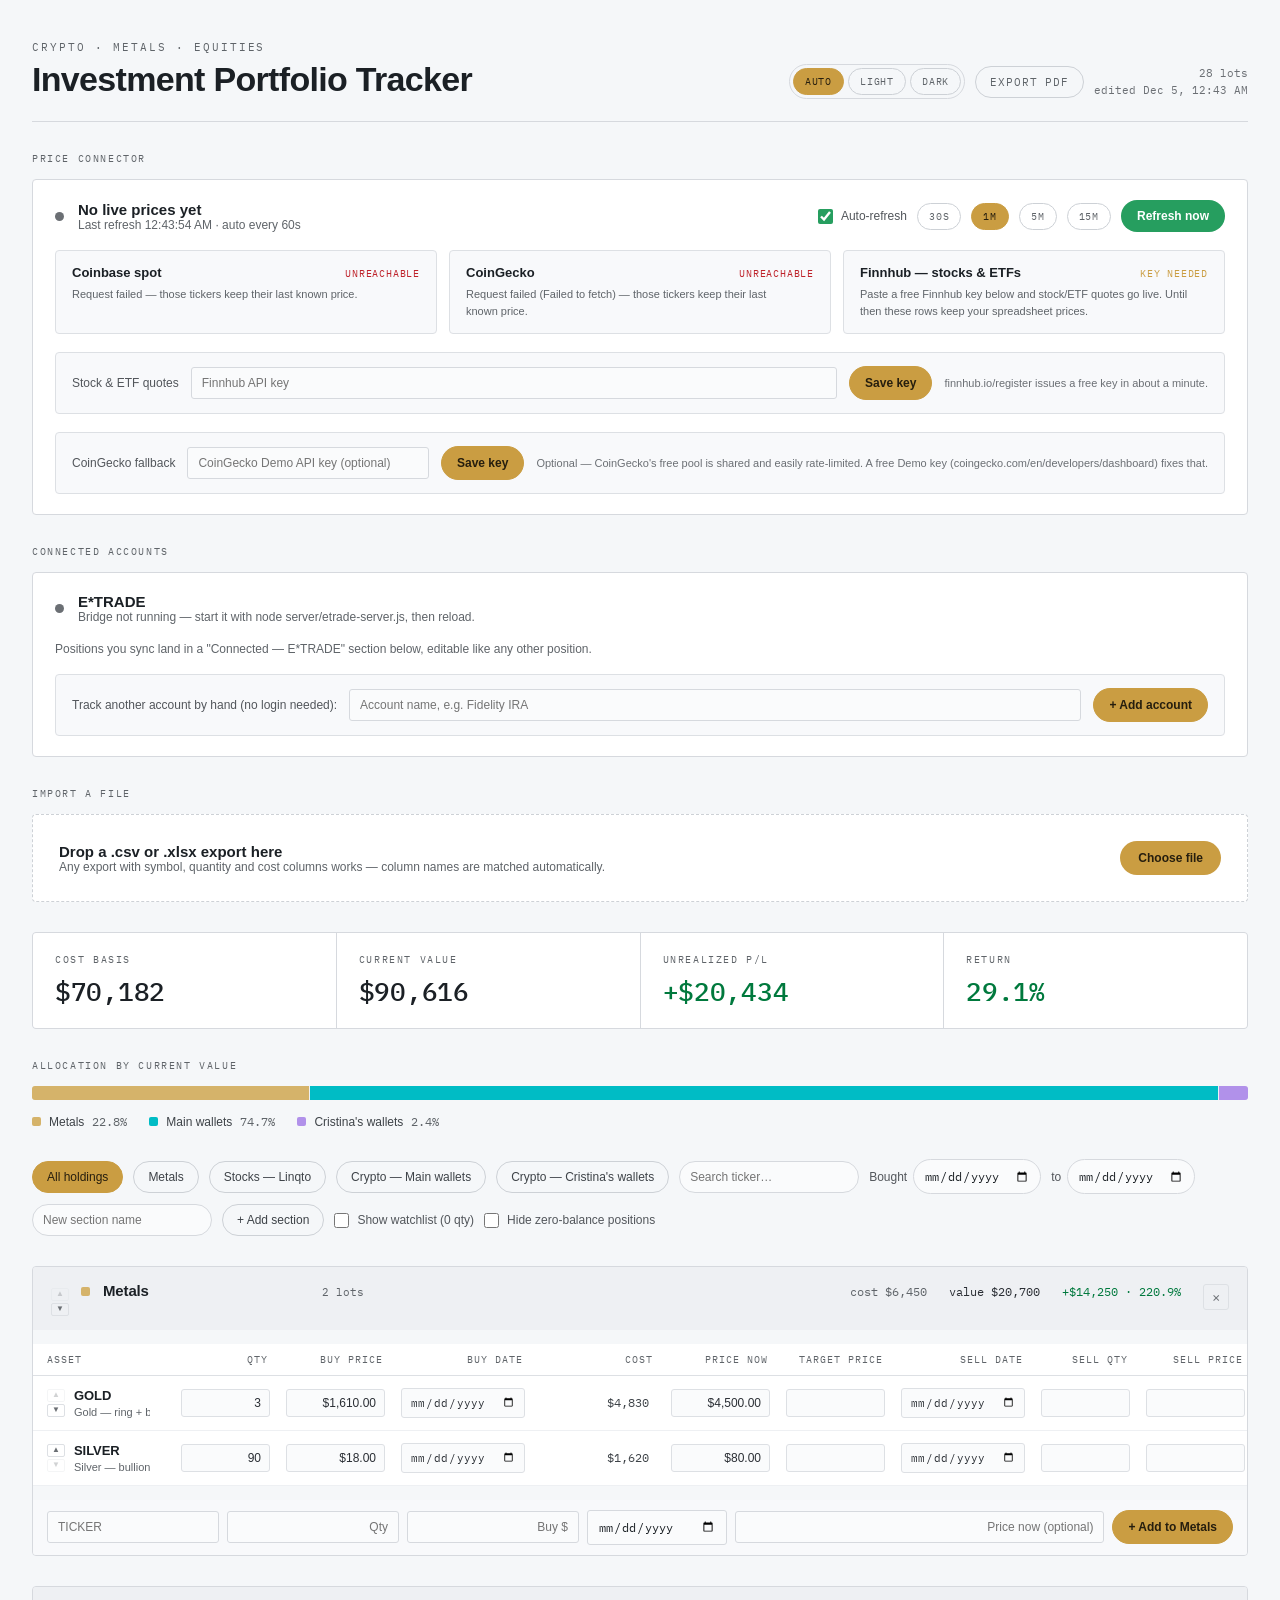
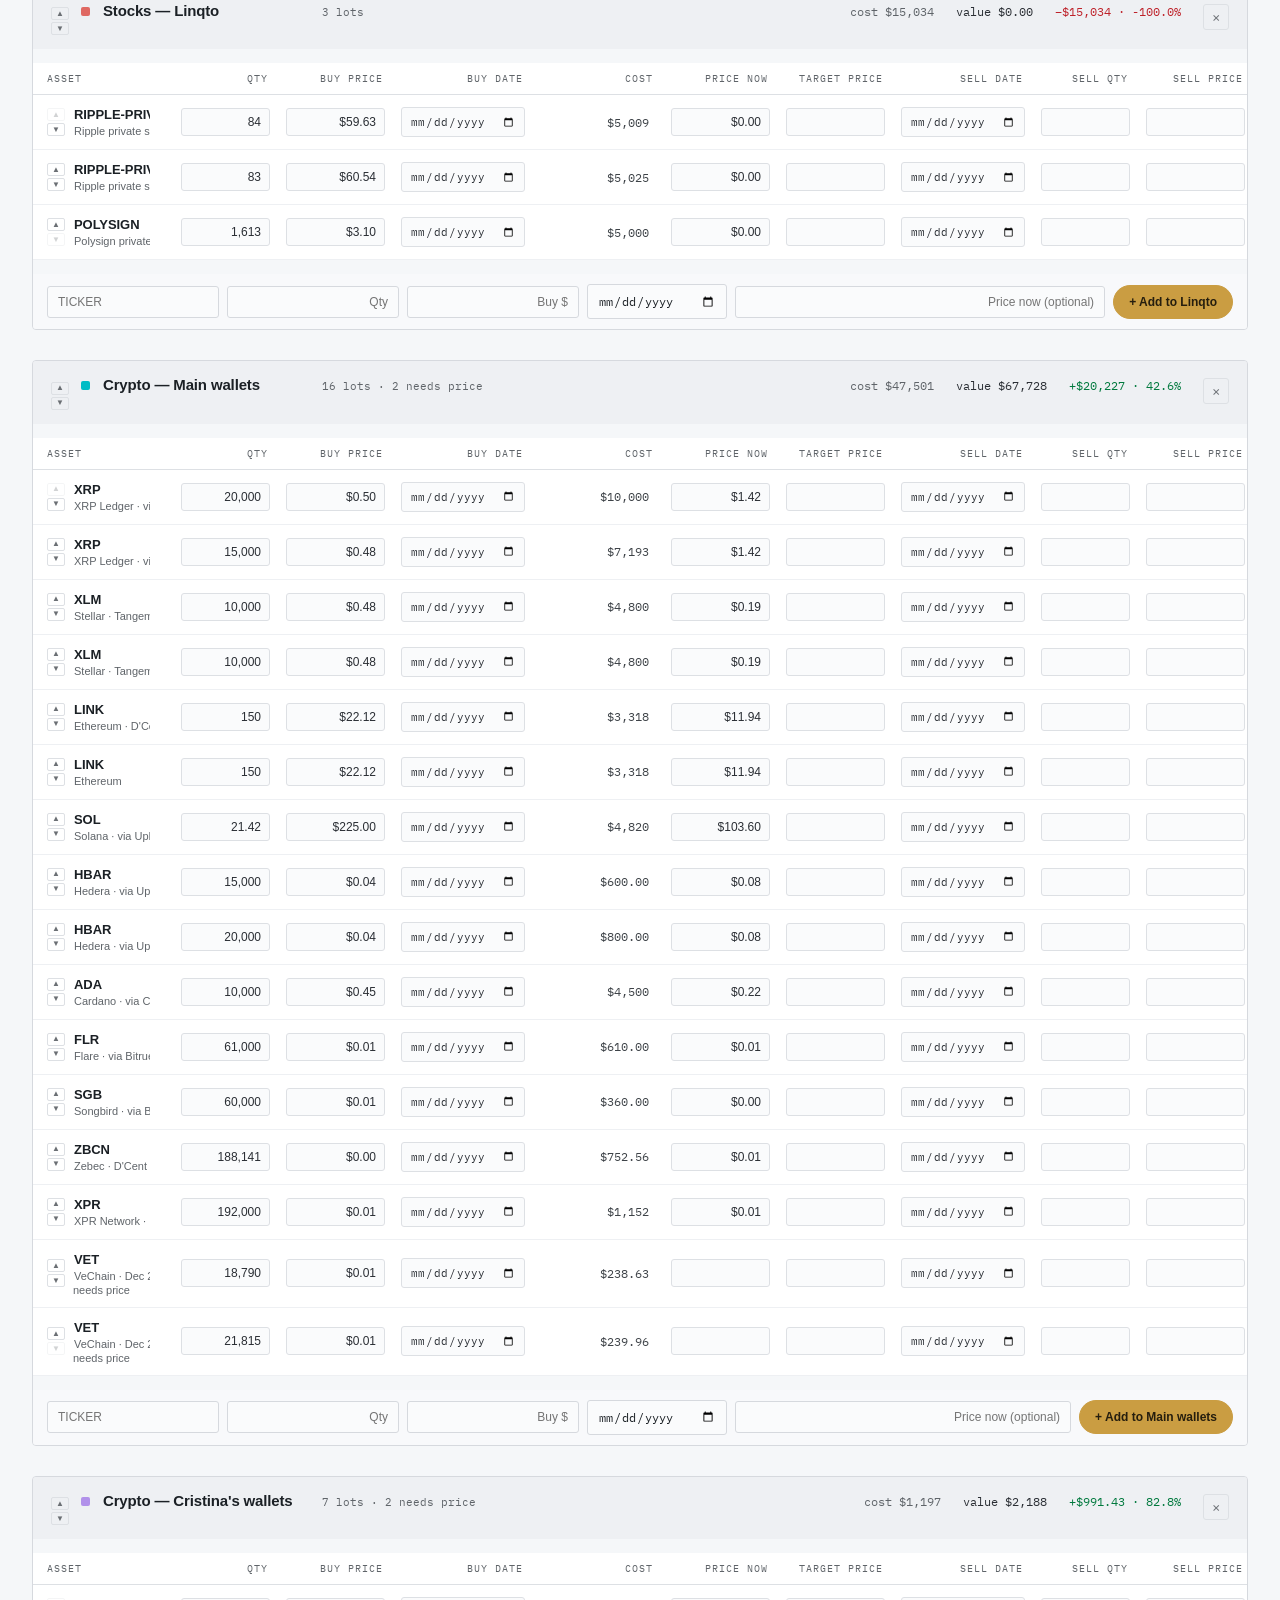
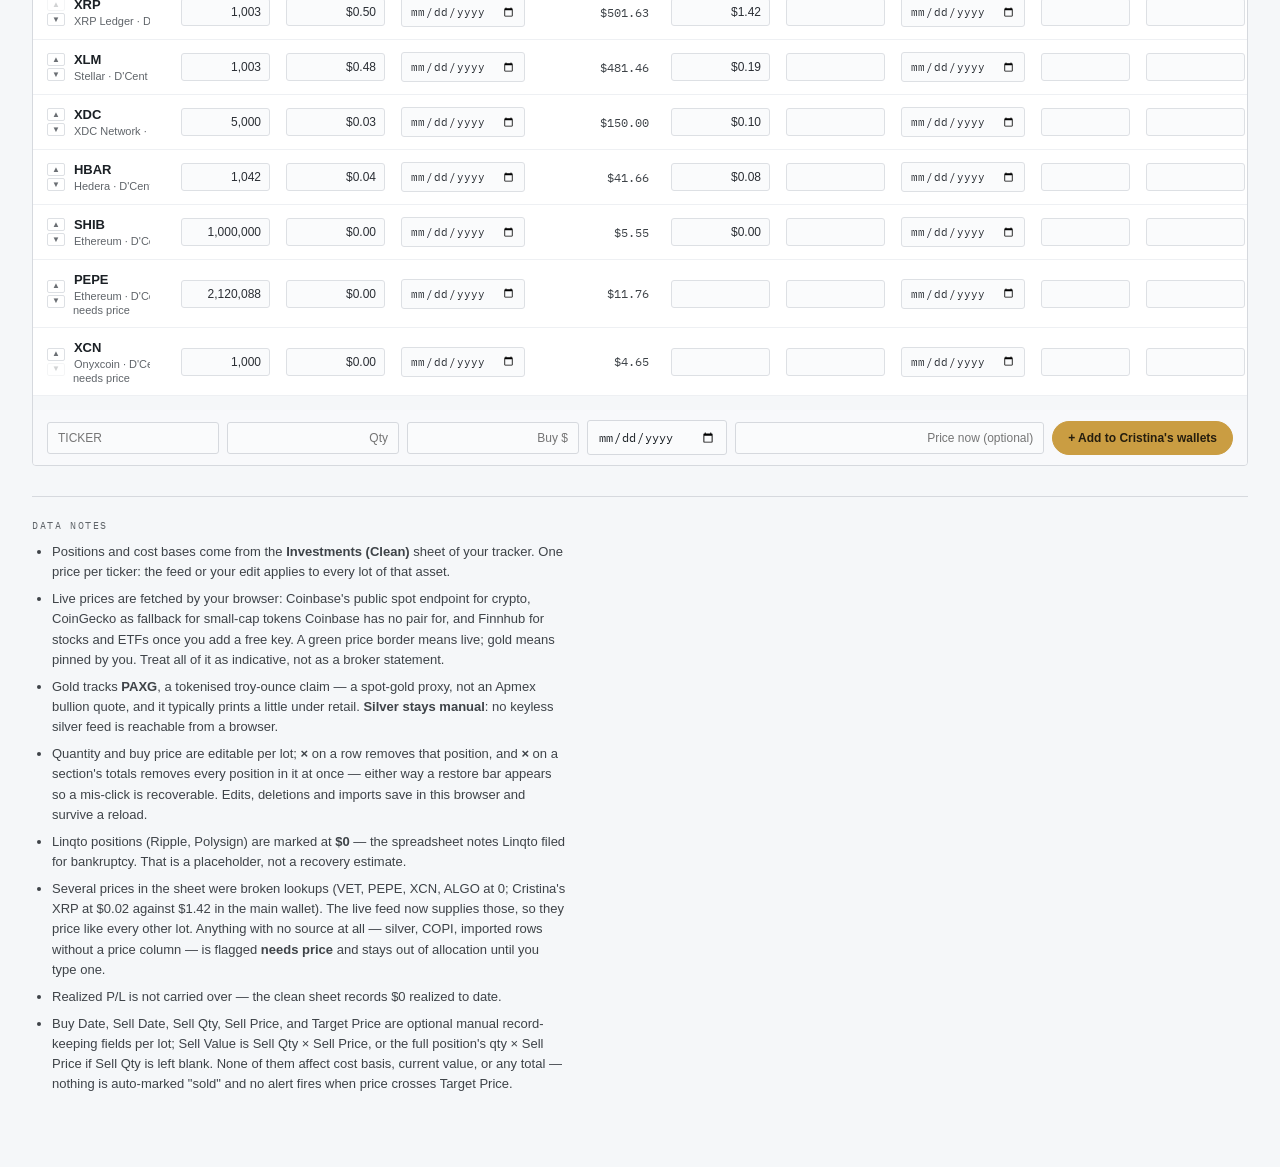
<file: index.html>
<!DOCTYPE html>
<html lang="en">
<head>
<meta charset="utf-8">
<meta name="viewport" content="width=device-width, initial-scale=1">
<title>Investment Portfolio Tracker</title>
<link rel="preconnect" href="https://fonts.googleapis.com">
<link rel="preconnect" href="https://fonts.gstatic.com" crossorigin>
<link rel="stylesheet" href="https://fonts.googleapis.com/css2?family=IBM+Plex+Mono:wght@400;500;600&display=swap">
<link rel="stylesheet" href="css/style.css">
</head>
<body>
<div id="root"></div>
<script src="js/app.js"></script>
</body>
</html>
</file>
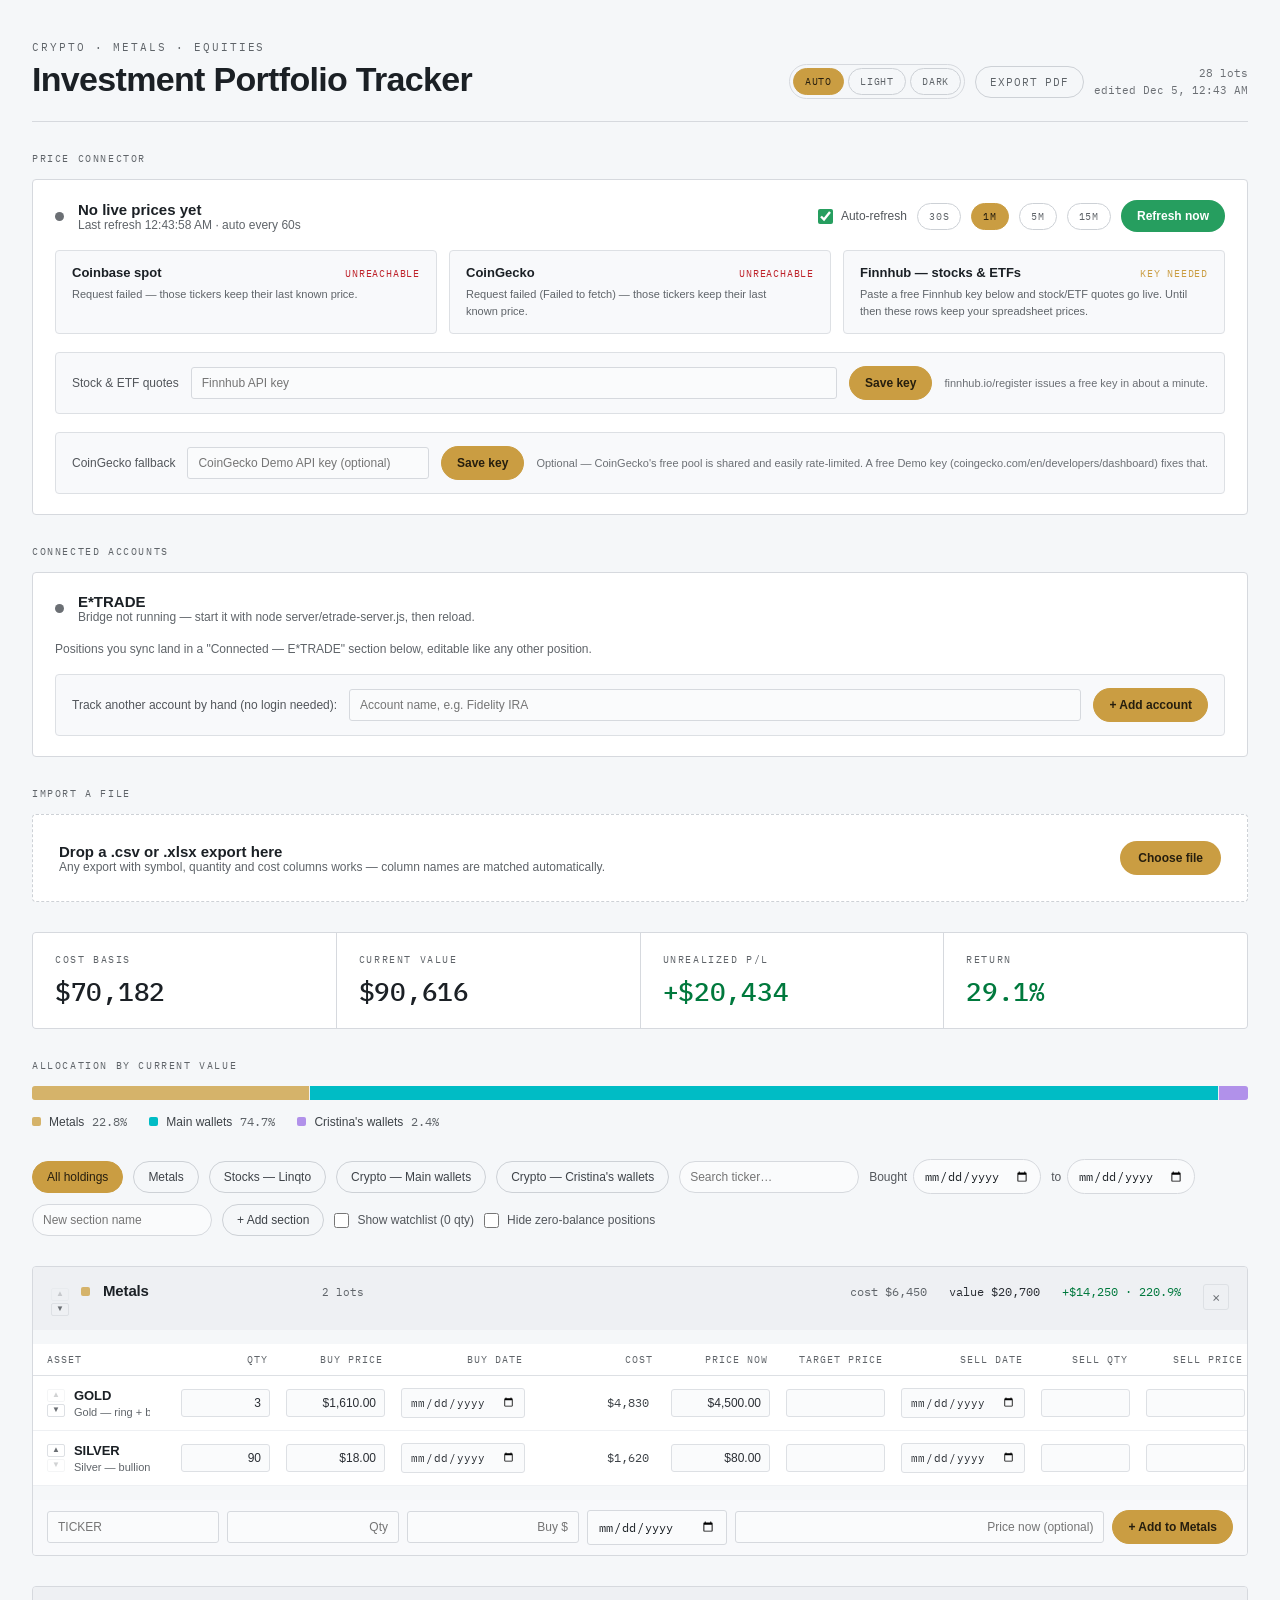
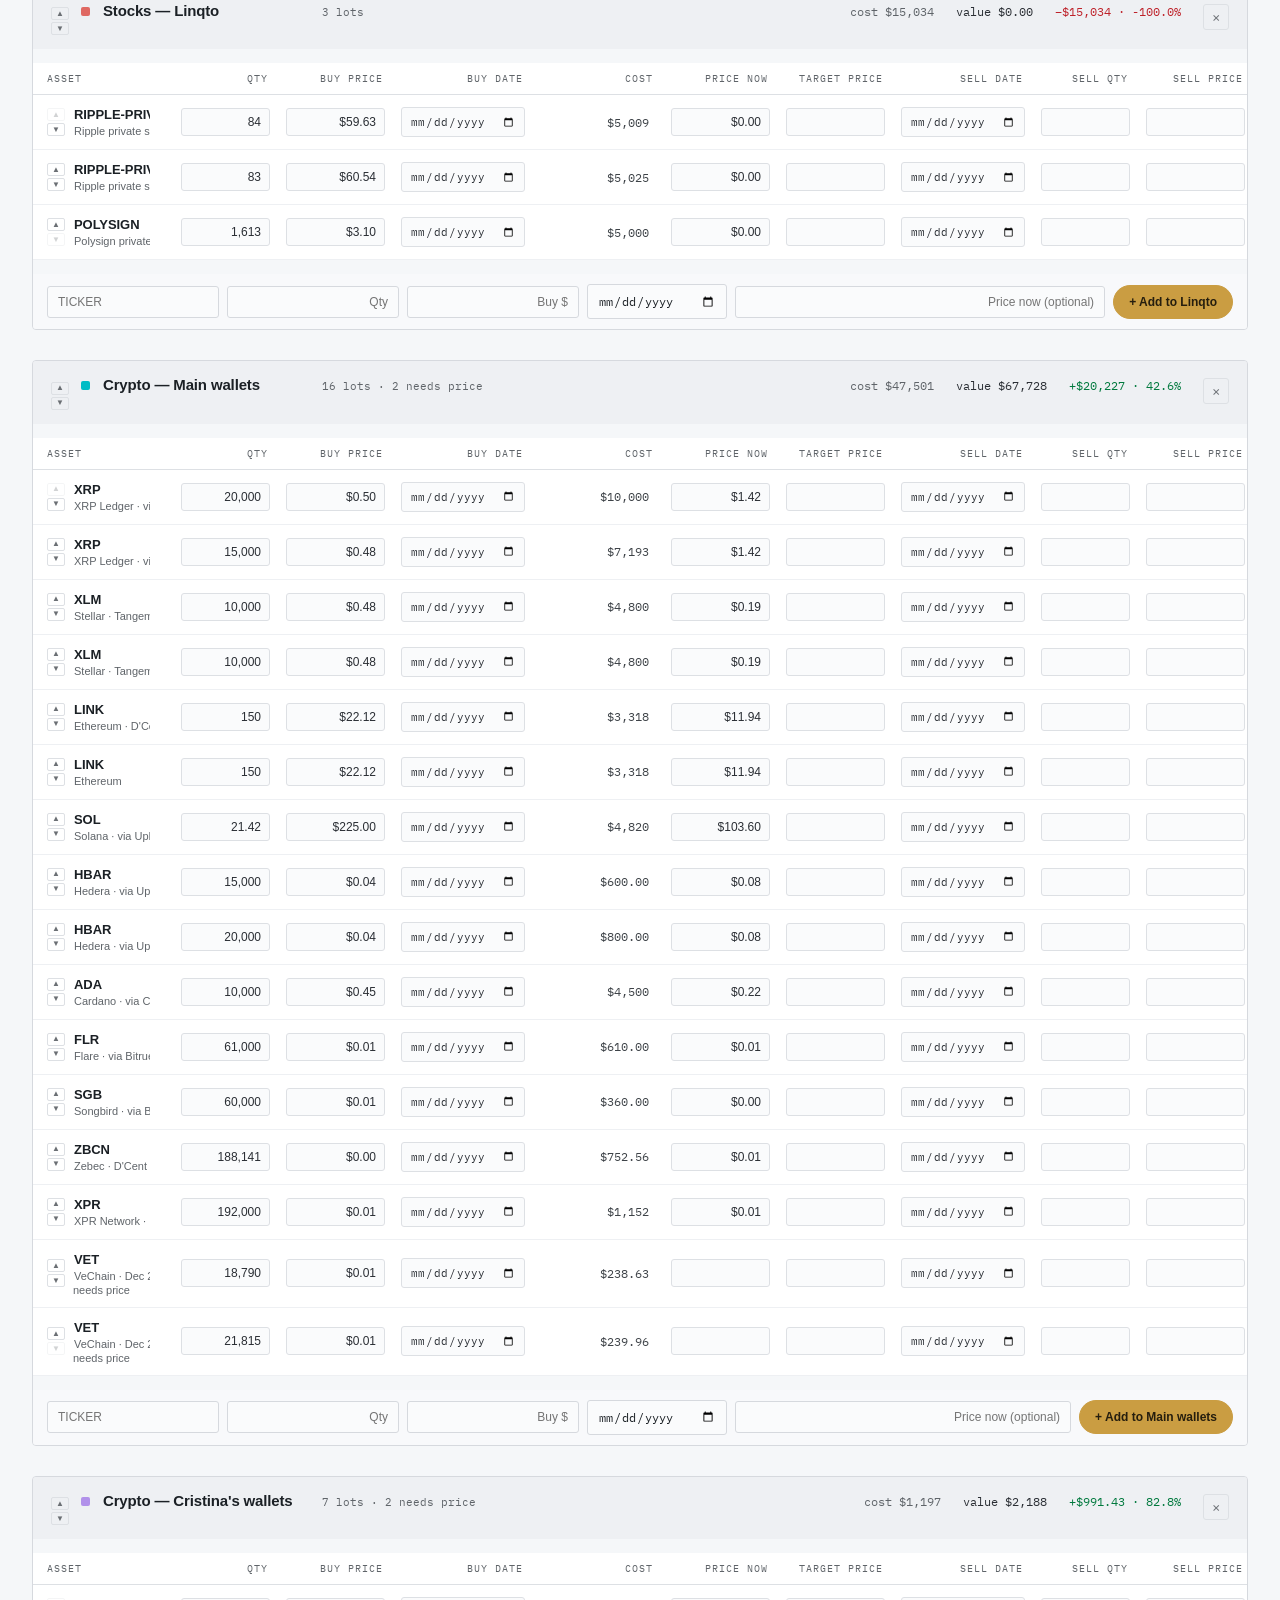
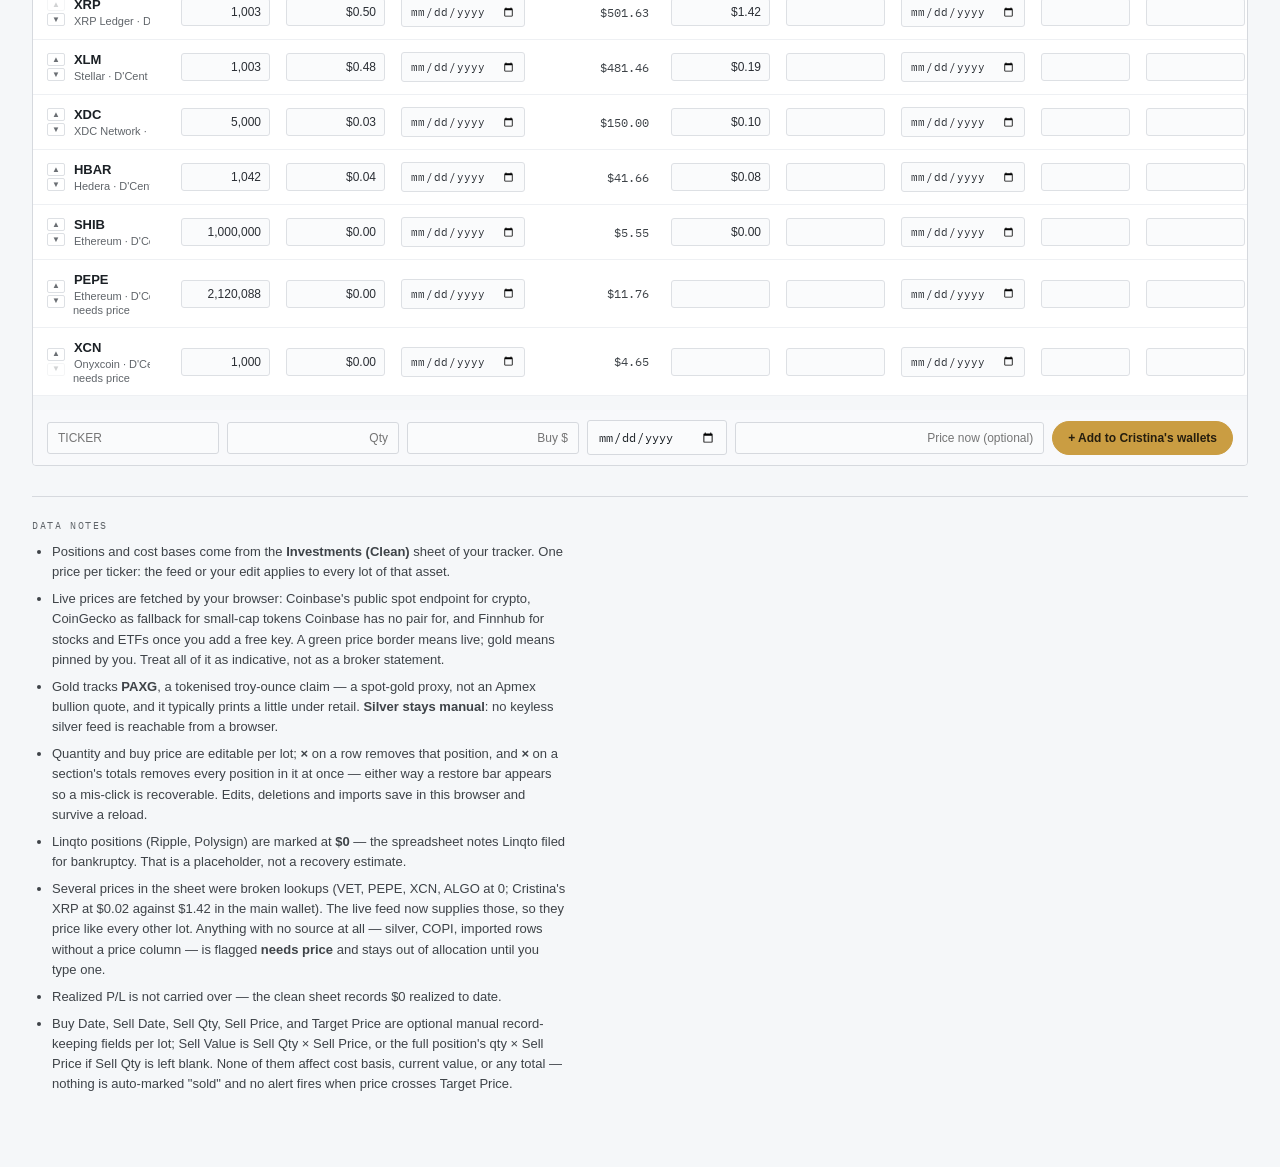
<file: portfolio-tracker.html>
<!DOCTYPE html>
<html lang="en">
<head>
<meta charset="utf-8">
<meta name="viewport" content="width=device-width, initial-scale=1">
<title>Investment Portfolio Tracker</title>
<link rel="preconnect" href="https://fonts.googleapis.com">
<link rel="preconnect" href="https://fonts.gstatic.com" crossorigin>
<link rel="stylesheet" href="https://fonts.googleapis.com/css2?family=IBM+Plex+Mono:wght@400;500;600&display=swap">
<style>
* { margin: 0; padding: 0; box-sizing: border-box; }

:root[data-theme="dark"] {
  --bg: oklch(0.18 0.012 255); --panel: oklch(0.21 0.013 255); --panelAlt: oklch(0.19 0.012 255);
  --rowBg: oklch(0.2 0.012 255); --rowHover: oklch(0.235 0.014 255); --head: oklch(0.24 0.014 255);
  --inputBg: oklch(0.17 0.012 255);
  --borderFaint: oklch(0.26 0.014 255); --borderSoft: oklch(0.28 0.014 255); --border: oklch(0.3 0.014 255);
  --borderMid: oklch(0.32 0.014 255); --borderStrong: oklch(0.44 0.016 255);
  --text: oklch(0.96 0.004 255); --textStrong: oklch(0.9 0.006 255); --textBody: oklch(0.8 0.008 255);
  --textDim: oklch(0.72 0.01 255); --textMute: oklch(0.64 0.01 255); --textFaint: oklch(0.58 0.01 255);
  --accent: oklch(0.78 0.1 85); --accentInk: oklch(0.2 0.02 85);
  --pos: oklch(0.74 0.14 155); --posInk: oklch(0.2 0.03 155);
  --neg: oklch(0.68 0.16 25); --negText: oklch(0.72 0.16 25); --negWash: oklch(0.24 0.03 25);
  --warnBg: oklch(0.23 0.025 85); --warnBorder: oklch(0.36 0.05 85); --warnLine: oklch(0.45 0.05 85);
  --dangerBg: oklch(0.22 0.02 25); --dangerBorder: oklch(0.34 0.05 25); --dangerLine: oklch(0.42 0.04 25);
  --gain: oklch(0.74 0.14 155); --loss: oklch(0.68 0.16 25); --flat: oklch(0.7 0.01 255);
  --livePrice: oklch(0.5 0.09 155); --pinPrice: oklch(0.5 0.07 85);
  --ivBg: oklch(0.3 0.03 155); --ivFg: oklch(0.9 0.02 155); --ivBorder: oklch(0.45 0.06 155);
  --dropActive: oklch(0.23 0.02 85);
  color-scheme: dark;
}
:root[data-theme="light"] {
  --bg: oklch(0.975 0.003 255); --panel: oklch(1 0 0); --panelAlt: oklch(0.982 0.003 255);
  --rowBg: oklch(1 0 0); --rowHover: oklch(0.968 0.004 255); --head: oklch(0.955 0.005 255);
  --inputBg: oklch(0.988 0.002 255);
  --borderFaint: oklch(0.92 0.005 255); --borderSoft: oklch(0.905 0.006 255); --border: oklch(0.885 0.007 255);
  --borderMid: oklch(0.86 0.008 255); --borderStrong: oklch(0.78 0.01 255);
  --text: oklch(0.24 0.012 255); --textStrong: oklch(0.3 0.012 255); --textBody: oklch(0.38 0.011 255);
  --textDim: oklch(0.45 0.01 255); --textMute: oklch(0.5 0.01 255); --textFaint: oklch(0.54 0.009 255);
  --accent: oklch(0.72 0.12 82); --accentInk: oklch(0.24 0.03 85);
  --pos: oklch(0.62 0.14 155); --posInk: oklch(1 0 0);
  --neg: oklch(0.55 0.19 25); --negText: oklch(0.5 0.19 25); --negWash: oklch(0.95 0.035 25);
  --warnBg: oklch(0.965 0.035 85); --warnBorder: oklch(0.84 0.07 85); --warnLine: oklch(0.75 0.09 85);
  --dangerBg: oklch(0.965 0.03 25); --dangerBorder: oklch(0.86 0.06 25); --dangerLine: oklch(0.78 0.09 25);
  --gain: oklch(0.5 0.14 155); --loss: oklch(0.52 0.19 25); --flat: oklch(0.52 0.01 255);
  --livePrice: oklch(0.72 0.11 155); --pinPrice: oklch(0.75 0.1 85);
  --ivBg: oklch(0.93 0.05 155); --ivFg: oklch(0.4 0.1 155); --ivBorder: oklch(0.78 0.08 155);
  --dropActive: oklch(0.965 0.035 85);
  color-scheme: light;
}

html, body { background: var(--bg); }
body {
  color: var(--text);
  font-family: -apple-system, BlinkMacSystemFont, "Segoe UI", sans-serif;
  min-height: 100vh;
}
.mono { font-family: 'IBM Plex Mono', ui-monospace, monospace; }
button, input { font-family: inherit; }
button { border: none; background: none; }

.page { min-height: 100vh; padding: 40px 32px 72px; }
.wrap { max-width: 1624px; margin: 0 auto; display: flex; flex-direction: column; gap: 30px; }

/* header */
.header { display: flex; flex-wrap: wrap; gap: 20px; align-items: flex-end; justify-content: space-between; border-bottom: 1px solid var(--border); padding-bottom: 22px; }
.eyebrow { font-size: 11px; letter-spacing: 0.18em; text-transform: uppercase; color: var(--textMute); }
h1 { font-size: 34px; font-weight: 600; letter-spacing: -0.02em; text-wrap: pretty; margin-top: 6px; }
.header-right { display: flex; align-items: center; gap: 10px; }
.pill-group { display: flex; gap: 4px; padding: 3px; border-radius: 999px; border: 1px solid var(--border); }
.pill { font-family: 'IBM Plex Mono', monospace; font-size: 10px; letter-spacing: 0.08em; text-transform: uppercase; padding: 6px 11px; border-radius: 999px; cursor: pointer; border: 1px solid var(--borderMid); background: transparent; color: var(--textMute); }
.pill.active { border-color: var(--accent); background: var(--accent); color: var(--accentInk); }
.link-btn { font-family: 'IBM Plex Mono', monospace; font-size: 11px; letter-spacing: 0.08em; text-transform: uppercase; color: var(--textMute); background: transparent; border: 1px solid var(--borderMid); border-radius: 999px; padding: 8px 14px; cursor: pointer; }
.link-btn:hover { color: var(--text); border-color: var(--borderStrong); }
.meta { font-family: 'IBM Plex Mono', monospace; font-size: 11px; color: var(--textFaint); text-align: right; line-height: 1.5; }

section { display: flex; flex-direction: column; gap: 14px; }
.section-label { font-family: 'IBM Plex Mono', monospace; font-size: 10px; letter-spacing: 0.16em; text-transform: uppercase; color: var(--textMute); }
.row-between { display: flex; flex-wrap: wrap; gap: 12px; align-items: baseline; justify-content: space-between; }
.hint { font-size: 12px; color: var(--textFaint); }

.max-note { font-size: 12px; line-height: 1.55; color: var(--textMute); max-width: 78ch; }

/* price connector */
.connector { display: flex; flex-direction: column; gap: 18px; padding: 20px 22px; border-radius: 4px; border: 1px solid var(--border); background: var(--panel); }
.connector-top { display: flex; flex-wrap: wrap; gap: 18px; align-items: center; justify-content: space-between; }
.connector-left { display: flex; align-items: center; gap: 14px; min-width: 0; }
.feed-dot { width: 9px; height: 9px; border-radius: 999px; }
.connector-headline { font-size: 15px; font-weight: 600; }
.connector-sub { font-size: 12px; color: var(--textMute); }
.connector-controls { display: flex; flex-wrap: wrap; gap: 10px; align-items: center; }
.checkbox-label { display: flex; align-items: center; gap: 8px; font-size: 12px; color: var(--textDim); cursor: pointer; }
.checkbox-label input { accent-color: var(--pos); width: 15px; height: 15px; }
.btn-accent { font-size: 12px; font-weight: 600; padding: 9px 16px; border-radius: 999px; cursor: pointer; border: none; background: var(--pos); color: var(--posInk); }
.btn-gold { font-size: 12px; font-weight: 600; padding: 9px 15px; border-radius: 999px; cursor: pointer; border: 1px solid var(--accent); background: var(--accent); color: var(--accentInk); }
.btn-ghost { font-size: 12px; font-weight: 500; padding: 9px 15px; border-radius: 999px; cursor: pointer; border: 1px solid var(--borderMid); background: transparent; color: var(--textDim); }
.feeds-grid { display: grid; grid-template-columns: repeat(auto-fit, minmax(240px, 1fr)); gap: 12px; }
.feed-card { display: flex; flex-direction: column; gap: 6px; padding: 14px 16px; border-radius: 4px; border: 1px solid var(--borderSoft); background: var(--panelAlt); }
.feed-card-top { display: flex; align-items: baseline; justify-content: space-between; gap: 10px; }
.feed-name { font-size: 13px; font-weight: 600; }
.feed-status { font-family: 'IBM Plex Mono', monospace; font-size: 10px; letter-spacing: 0.08em; text-transform: uppercase; }
.status-live { color: var(--gain); } .status-checking { color: var(--accent); } .status-idle { color: var(--textFaint); }
.status-down { color: var(--loss); } .status-partial { color: var(--accent); }
.feed-detail { font-size: 11px; color: var(--textMute); line-height: 1.5; text-wrap: pretty; }
.key-row { display: flex; flex-wrap: wrap; gap: 12px; align-items: center; padding: 13px 16px; border-radius: 4px; border: 1px solid var(--borderSoft); background: var(--panelAlt); }
.key-label { font-size: 12px; color: var(--textDim); }
.field { box-sizing: border-box; font-size: 12px; padding: 8px 10px; border-radius: 3px; border: 1px solid var(--border); background: var(--inputBg); color: var(--text); }
.key-input { flex-grow: 1; min-width: 180px; }
.key-status { font-size: 11px; color: var(--textFaint); }
.pinned-bar { display: flex; flex-wrap: wrap; gap: 12px; align-items: center; justify-content: space-between; padding: 11px 14px; border-radius: 4px; border: 1px solid var(--warnBorder); background: var(--warnBg); }
.pinned-bar span { font-size: 12px; color: var(--textStrong); }
.btn-warn { font-size: 12px; font-weight: 500; padding: 7px 13px; border-radius: 999px; cursor: pointer; border: 1px solid var(--warnLine); background: transparent; color: var(--textStrong); }
.tx-panel { display: flex; flex-direction: column; gap: 8px; }
.tx-table { display: flex; flex-direction: column; border: 1px solid var(--borderSoft); border-radius: 4px; max-height: 320px; overflow-y: auto; }
.tx-row { display: grid; grid-template-columns: 110px 100px 70px 70px 90px 100px; gap: 8px; padding: 7px 12px; font-size: 12px; border-bottom: 1px solid var(--borderFaint); color: var(--textBody); }
.tx-row:last-child { border-bottom: none; }
.tx-row.tx-head { position: sticky; top: 0; background: var(--panelAlt); font-family: 'IBM Plex Mono', monospace; font-size: 10px; letter-spacing: 0.08em; text-transform: uppercase; color: var(--textMute); }
.tx-row .right { text-align: right; }

/* import */
.dropzone { display: flex; flex-direction: column; gap: 16px; padding: 26px; border-radius: 4px; border: 1px dashed var(--borderMid); background: var(--rowBg); }
.dropzone.dragging { border-color: var(--accent); background: var(--dropActive); }
.dropzone-top { display: flex; flex-wrap: wrap; gap: 18px; align-items: center; justify-content: space-between; }
.dropzone-title { font-size: 15px; font-weight: 600; }
.dropzone-sub { font-size: 12px; color: var(--textMute); text-wrap: pretty; }
.file-label { display: inline-flex; align-items: center; gap: 8px; font-size: 12px; font-weight: 600; padding: 10px 18px; border-radius: 999px; cursor: pointer; background: var(--accent); color: var(--accentInk); }
.file-label input { position: absolute; width: 1px; height: 1px; opacity: 0; pointer-events: none; }
.import-status { font-family: 'IBM Plex Mono', monospace; font-size: 12px; line-height: 1.6; color: var(--textBody); }
.import-status.error { color: var(--loss); }
.preview { display: flex; flex-direction: column; gap: 12px; border-top: 1px solid var(--border); padding-top: 16px; }
.preview-grid { display: grid; grid-template-columns: minmax(90px, 1.2fr) minmax(80px, 1fr) minmax(80px, 1fr) minmax(80px, 1fr) minmax(90px, 1fr); }
.preview-head { font-family: 'IBM Plex Mono', monospace; font-size: 10px; letter-spacing: 0.1em; text-transform: uppercase; color: var(--textFaint); }
.preview-row { font-family: 'IBM Plex Mono', monospace; font-size: 12px; color: var(--textBody); padding: 5px 0; border-bottom: 1px solid var(--head); }
.right { text-align: right; }
.preview-actions { display: flex; flex-wrap: wrap; gap: 10px; align-items: center; }

/* summary tiles */
.tiles { display: grid; grid-template-columns: repeat(auto-fit, minmax(200px, 1fr)); gap: 1px; background: var(--border); border: 1px solid var(--border); border-radius: 4px; overflow: hidden; }
.tile { background: var(--panel); padding: 20px 22px; display: flex; flex-direction: column; gap: 8px; }
.tile-value { font-family: 'IBM Plex Mono', monospace; font-size: 26px; font-weight: 500; letter-spacing: -0.01em; }

/* allocation */
.alloc-bar { display: flex; height: 14px; border-radius: 3px; overflow: hidden; background: var(--head); gap: 1px; }
.alloc-slice { height: 100%; flex-basis: 0; }
.alloc-legend { display: flex; flex-wrap: wrap; gap: 8px 22px; }
.alloc-item { display: flex; align-items: center; gap: 8px; font-size: 12px; color: var(--textBody); }
.swatch { width: 9px; height: 9px; border-radius: 2px; }
.alloc-pct { font-family: 'IBM Plex Mono', monospace; color: var(--textMute); }

/* filters */
.filters-row { display: flex; flex-wrap: wrap; gap: 10px; align-items: center; }
.filter-btn { font-size: 12px; font-weight: 500; padding: 8px 14px; border-radius: 999px; cursor: pointer; border: 1px solid var(--borderMid); background: transparent; color: var(--textBody); }
.filter-btn.active { border-color: var(--accent); background: var(--accent); color: var(--accentInk); }
.spacer { flex-grow: 1; }
.pill-input { flex: 0 1 180px; border-radius: 999px; }
.date-filter-label { display: flex; align-items: center; gap: 6px; font-size: 12px; color: var(--textDim); }
.date-filter-label .pill-input { flex: 0 1 150px; }
input[type="search"]::-webkit-search-cancel-button { cursor: pointer; }
.error-text { font-size: 12px; color: var(--neg); margin-top: -8px; }
.deleted-bar { display: flex; flex-wrap: wrap; gap: 14px; align-items: center; justify-content: space-between; padding: 12px 18px; border-radius: 4px; border: 1px solid var(--dangerBorder); background: var(--dangerBg); }
.deleted-bar span { font-size: 13px; color: var(--textStrong); }
.btn-danger { font-size: 12px; font-weight: 500; padding: 8px 14px; border-radius: 999px; cursor: pointer; border: 1px solid var(--dangerLine); background: transparent; color: var(--textStrong); }

/* groups */
.group { display: flex; flex-direction: column; border: 1px solid var(--border); border-radius: 4px; overflow: hidden; }
.group-head { display: flex; flex-wrap: wrap; gap: 12px; align-items: baseline; justify-content: space-between; background: var(--head); padding: 14px 18px; }
.group-head-left { display: flex; align-items: baseline; gap: 12px; }
.group-rename { font-size: 15px; font-weight: 600; letter-spacing: -0.01em; background: transparent; border: 1px solid transparent; border-radius: 3px; padding: 3px 6px; margin: -3px -6px; color: var(--text); width: 220px; }
.group-rename:hover { border-color: var(--borderMid); }
.group-note { font-family: 'IBM Plex Mono', monospace; font-size: 11px; color: var(--textMute); }
.move-btns { display: flex; flex-direction: column; gap: 2px; }
.move-btn { width: 18px; height: 13px; display: flex; align-items: center; justify-content: center; font-size: 8px; line-height: 1; border-radius: 2px; cursor: pointer; border: 1px solid var(--borderSoft); background: transparent; color: var(--textFaint); }
.move-btn:hover:not(:disabled) { border-color: var(--borderStrong); color: var(--text); }
.move-btn:disabled { opacity: 0.3; cursor: default; }
.group-stats { display: flex; gap: 22px; font-family: 'IBM Plex Mono', monospace; font-size: 12px; }
.group-stats .cost { color: var(--textMute); }
.group-stats .value { color: var(--textStrong); }
.rows-scroll { overflow-x: auto; min-width: 0; }
.cols { display: grid; grid-template-columns: minmax(120px, 1.6fr) minmax(105px, 1fr) minmax(115px, 1.05fr) minmax(140px, 1.2fr) minmax(130px, 1.1fr) minmax(115px, 1.05fr) minmax(115px, 1.05fr) minmax(140px, 1.2fr) minmax(105px, 1fr) minmax(115px, 1.05fr) minmax(130px, 1.1fr) minmax(130px, 1.1fr) minmax(130px, 1.1fr) minmax(95px, 0.85fr) 36px; min-width: 1741px; }
.col-head { background: var(--panel); font-family: 'IBM Plex Mono', monospace; font-size: 10px; letter-spacing: 0.1em; text-transform: uppercase; color: var(--textMute); border-bottom: 1px solid var(--borderSoft); }
.col-head > div { padding: 9px 10px; }
.col-head > div:first-child { padding: 9px 14px; }
.lot-row { align-items: center; background: var(--rowBg); border-bottom: 1px solid var(--head); }
.lot-row:hover { background: var(--rowHover); }
.lot-asset { padding: 11px 14px; display: flex; flex-direction: column; gap: 1px; min-width: 0; }
.lot-asset-with-move { flex-direction: row; align-items: center; gap: 8px; }
.lot-asset-fields { display: flex; flex-direction: column; gap: 1px; min-width: 0; flex: 1; }
.lot-ticker-input, .lot-sub-input { display: block; width: 100%; background: transparent; border: 1px solid transparent; border-radius: 3px; padding: 1px 4px; margin: -1px -4px; color: inherit; }
.lot-ticker-input:hover, .lot-sub-input:hover, .lot-ticker-input:focus, .lot-sub-input:focus { border-color: var(--borderMid); }
.lot-ticker-input { font-size: 13px; font-weight: 600; letter-spacing: -0.005em; color: var(--text); }
.lot-sub-input { font-size: 11px; color: var(--textMute); }
.lot-flag { font-size: 11px; color: var(--textMute); overflow: hidden; text-overflow: ellipsis; white-space: nowrap; }
.lot-input-cell { padding: 8px 8px; }
.lot-input { width: 100%; text-align: right; font-size: 12px; padding: 6px 8px; border-radius: 3px; border: 1px solid var(--borderSoft); background: var(--inputBg); color: var(--textStrong); }
.lot-date-input { text-align: left; font-family: 'IBM Plex Mono', monospace; font-size: 11px; }
.lot-static { padding: 11px 14px; font-family: 'IBM Plex Mono', monospace; font-size: 12px; color: var(--textBody); overflow: hidden; text-overflow: ellipsis; white-space: nowrap; }
.price-input.live { border-color: var(--livePrice); }
.price-input.pinned { border-color: var(--pinPrice); }
.price-cell { display: flex; align-items: center; gap: 4px; }
.price-cell .price-input { flex: 1; min-width: 0; }
.unpin-btn { flex: 0 0 auto; width: 18px; height: 18px; display: flex; align-items: center; justify-content: center; font-size: 12px; line-height: 1; border-radius: 3px; cursor: pointer; border: 1px solid var(--pinPrice); background: transparent; color: var(--pinPrice); }
.unpin-btn:hover { background: var(--pinPrice); color: var(--panel); }
.del-cell { padding: 8px 4px; display: flex; justify-content: center; }
.del-btn { width: 26px; height: 26px; display: flex; align-items: center; justify-content: center; font-size: 14px; line-height: 1; border-radius: 3px; cursor: pointer; border: 1px solid var(--borderSoft); background: transparent; color: var(--textFaint); }
.del-btn:hover { border-color: var(--neg); color: var(--negText); background: var(--negWash); }
.add-row { display: flex; flex-wrap: wrap; gap: 8px; align-items: center; padding: 10px 14px; background: var(--panelAlt); }
.add-ticker { flex: 0 1 90px; text-transform: uppercase; }
.add-num { flex: 0 1 90px; text-align: right; }
.add-price { flex: 1 1 130px; text-align: right; }
.add-date { flex: 0 1 140px; }

.pl-pos { color: var(--gain); } .pl-neg { color: var(--loss); } .pl-flat { color: var(--flat); }

.notes { display: flex; flex-direction: column; gap: 10px; border-top: 1px solid var(--border); padding-top: 22px; }
.notes ul { margin: 0; padding-left: 20px; display: flex; flex-direction: column; gap: 7px; font-size: 13px; line-height: 1.55; color: var(--textBody); max-width: 74ch; text-wrap: pretty; }

@media (max-width: 640px) {
  .page { padding: 24px 16px 56px; }
  h1 { font-size: 26px; }
}

@media print {
  :root {
    --bg: #ffffff !important; --panel: #ffffff !important; --panelAlt: #ffffff !important;
    --rowBg: #ffffff !important; --rowHover: #ffffff !important; --head: #f0f0f0 !important;
    --inputBg: #ffffff !important;
    --borderFaint: #ddd !important; --borderSoft: #ccc !important; --border: #999 !important;
    --borderMid: #999 !important; --borderStrong: #666 !important;
    --text: #111 !important; --textStrong: #111 !important; --textBody: #222 !important;
    --textDim: #333 !important; --textMute: #555 !important; --textFaint: #666 !important;
    --accent: #8a6d00 !important; --accentInk: #111 !important;
    --pos: #0a7a3d !important; --posInk: #fff !important;
    --neg: #b3261e !important; --negText: #b3261e !important; --negWash: #fde8e6 !important;
    --gain: #0a7a3d !important; --loss: #b3261e !important; --flat: #555 !important;
    --livePrice: #0a7a3d !important; --pinPrice: #8a6d00 !important;
  }
  body { background: #fff !important; }
  .page { padding: 0 !important; }
  .no-print, .move-btns, .del-btn, .checkbox-label, .file-label, .add-row { display: none !important; }
  .rows-scroll { overflow: visible !important; }
  .cols { grid-template-columns: minmax(120px, 1.6fr) minmax(105px, 1fr) minmax(115px, 1.05fr) minmax(130px, 1.15fr) minmax(130px, 1.1fr) minmax(115px, 1.05fr) minmax(115px, 1.05fr) minmax(130px, 1.15fr) minmax(105px, 1fr) minmax(115px, 1.05fr) minmax(130px, 1.1fr) minmax(130px, 1.1fr) minmax(130px, 1.1fr) minmax(95px, 0.85fr) !important; min-width: 0 !important; }
  .col-head > div:last-child, .del-cell { display: none !important; }
  section { break-inside: avoid-page; }
  .group { break-inside: avoid; }
  .group-rename { border-color: transparent !important; }
  input { border-color: transparent !important; background: transparent !important; padding: 2px 0 !important; }
}

</style>
</head>
<body>
<div id="root"></div>
<script>
"use strict";

/* ---------- seed data ---------- */
/* [group, account, ticker, sub-label, qty, buyPrice, priceNow] */
const SEED = [
  ["Metals", "apmex", "GOLD", "Gold — ring + bullion · 2023", 3, 1610, 4500],
  ["Metals", "apmex", "SILVER", "Silver — bullion · 2018", 90, 18, 80],
  ["Stocks — Linqto", "linqto", "RIPPLE-PRIV", "Ripple private shares · Nov 2023", 84, 59.63, 0],
  ["Stocks — Linqto", "linqto", "RIPPLE-PRIV", "Ripple private shares · Oct 2023", 83, 60.54, 0],
  ["Stocks — Linqto", "linqto", "POLYSIGN", "Polysign private shares · Nov 2023", 1613, 3.10, 0],
  ["Crypto — Main wallets", "dcent", "XRP", "XRP Ledger · via Coinbase", 20000, 0.50, 1.4218],
  ["Crypto — Main wallets", "itrust", "XRP", "XRP Ledger · via UpHold", 15000, 0.4795, 1.4218],
  ["Crypto — Main wallets", "dcent", "XLM", "Stellar · Tangem swap", 10000, 0.48, 0.1855],
  ["Crypto — Main wallets", "itrust", "XLM", "Stellar · Tangem swap", 10000, 0.48, 0.1855],
  ["Crypto — Main wallets", "dcent", "LINK", "Ethereum · D'Cent swap", 150, 22.12, 11.94],
  ["Crypto — Main wallets", "itrust", "LINK", "Ethereum", 150, 22.12, 11.94],
  ["Crypto — Main wallets", "itrust", "SOL", "Solana · via UpHold", 21.42080992, 225, 103.60],
  ["Crypto — Main wallets", "dcent", "HBAR", "Hedera · via UpHold", 15000, 0.04, 0.07965],
  ["Crypto — Main wallets", "itrust", "HBAR", "Hedera · via UpHold", 20000, 0.04, 0.07965],
  ["Crypto — Main wallets", "itrust", "ADA", "Cardano · via Coinbase", 10000, 0.45, 0.2176],
  ["Crypto — Main wallets", "dcent", "FLR", "Flare · via Bitrue", 61000, 0.01, 0.0081],
  ["Crypto — Main wallets", "dcent", "SGB", "Songbird · via Bitrue", 60000, 0.006, 0.001531],
  ["Crypto — Main wallets", "dcent", "ZBCN", "Zebec · D'Cent swap", 188140.7, 0.004, 0.0077530],
  ["Crypto — Main wallets", "dcent", "XPR", "XPR Network · D'Cent swap", 192000, 0.006, 0.0075279],
  ["Crypto — Main wallets", "coinbase", "VET", "VeChain · Dec 2025", 18789.6, 0.0127, null],
  ["Crypto — Main wallets", "coinbase", "VET", "VeChain · Dec 2025", 21814.609, 0.011, null],
  ["Crypto — Cristina's wallets", "dcent2", "XRP", "XRP Ledger · D'Cent 2", 1003.25021, 0.50, 1.4218],
  ["Crypto — Cristina's wallets", "dcent2", "XLM", "Stellar · D'Cent 2", 1003.04758, 0.48, 0.1855],
  ["Crypto — Cristina's wallets", "dcent2", "XDC", "XDC Network · D'Cent 2", 4999.99974, 0.03, 0.09743],
  ["Crypto — Cristina's wallets", "dcent2", "HBAR", "Hedera · D'Cent 2", 1041.50968, 0.04, 0.07965],
  ["Crypto — Cristina's wallets", "dcent2", "SHIB", "Ethereum · D'Cent 2", 1000000, 0.0000055490, 0.0000055490],
  ["Crypto — Cristina's wallets", "dcent2", "PEPE", "Ethereum · D'Cent 2", 2120088.4, 0.0000055490, null],
  ["Crypto — Cristina's wallets", "dcent2", "XCN", "Onyxcoin · D'Cent 2", 1000, 0.00465, null],
  ["Watchlist — Crypto", "coinbase", "BTC", "Coinbase · no position", 0, 0, 78748.01],
  ["Watchlist — Crypto", "coinbase", "ETH", "Coinbase · no position", 0, 0, 2494.21],
  ["Watchlist — Crypto", "coinbase", "ALGO", "Algorand · no position", 0, 0, null],
  ["Watchlist — Crypto", "metamask", "FET", "AI basket · unassigned", 0, 0, null],
  ["Watchlist — Crypto", "metamask", "DAG", "Constellation · unassigned", 0, 0, null],
  ["Watchlist — Crypto", "metamask", "COPI", "Cornucopias staking", 0, 0.0347, null],
  ["Watchlist — Stocks", "etrade", "IONQ", "IonQ · quantum", 0, 26.01, 39.52],
  ["Watchlist — Stocks", "etrade", "QBTS", "D-Wave Quantum", 0, 9.155, 16.58],
  ["Watchlist — Stocks", "etrade", "QUBT", "Quantum Computing Inc", 0, 6.415, 8.01],
  ["Watchlist — Stocks", "etrade", "ARQQ", "Arqit Quantum", 0, 18, 21.37],
  ["Watchlist — ETFs", "robinhood", "SCHG", "Large-cap growth", 0, 32.92, 35.52],
  ["Watchlist — ETFs", "robinhood", "SCHD", "Dividend equity", 0, 27.26, 34.155],
  ["Watchlist — ETFs", "robinhood", "SGOV", "0–3mo Treasuries", 0, 100.49, 100.485],
  ["Watchlist — ETFs", "robinhood", "QQQI", "Nasdaq covered call", 0, 66.07, 54.75],
  ["Watchlist — ETFs", "robinhood", "BSOL", "Solana staking ETF", 0, 20.16, 14.21],
  ["Watchlist — ETFs", "robinhood", "EZRP", "XRP ETF", 0, 22.78, 22.78]
];

const GROUP_COLORS = {
  "Metals": "oklch(0.78 0.1 85)",
  "Stocks — Linqto": "oklch(0.66 0.15 25)",
  "Crypto — Main wallets": "oklch(0.72 0.13 200)",
  "Crypto — Cristina's wallets": "oklch(0.72 0.13 300)",
  "Watchlist — Crypto": "oklch(0.55 0.03 255)",
  "Watchlist — Stocks": "oklch(0.5 0.03 255)",
  "Watchlist — ETFs": "oklch(0.45 0.03 255)"
};
const IMPORT_COLOR = "oklch(0.74 0.14 155)";

// ticker -> live feed mapping. coinbase = spot API; finnhub = stocks/ETFs (needs a free key)
const FEED_MAP = {
  BTC: ["coinbase", "BTC-USD"], ETH: ["coinbase", "ETH-USD"], XRP: ["coinbase", "XRP-USD"],
  XLM: ["coinbase", "XLM-USD"], LINK: ["coinbase", "LINK-USD"], SOL: ["coinbase", "SOL-USD"],
  HBAR: ["coinbase", "HBAR-USD"], ADA: ["coinbase", "ADA-USD"], FLR: ["coinbase", "FLR-USD"],
  VET: ["coinbase", "VET-USD"], ALGO: ["coinbase", "ALGO-USD"], SHIB: ["coinbase", "SHIB-USD"],
  PEPE: ["coinbase", "PEPE-USD"], XCN: ["coinbase", "XCN-USD"], XDC: ["coinbase", "XDC-USD"],
  FET: ["coinbase", "FET-USD"], DAG: ["coinbase", "DAG-USD"], SGB: ["coinbase", "SGB-USD"],
  IONQ: ["finnhub", "IONQ"], QBTS: ["finnhub", "QBTS"], QUBT: ["finnhub", "QUBT"],
  ARQQ: ["finnhub", "ARQQ"], SCHG: ["finnhub", "SCHG"], SCHD: ["finnhub", "SCHD"],
  SGOV: ["finnhub", "SGOV"], QQQI: ["finnhub", "QQQI"], BSOL: ["finnhub", "BSOL"],
  EZRP: ["finnhub", "EZRP"], GOLD: ["coinbase", "PAXG-USD"]
};
// CoinGecko ids — fallback for tickers Coinbase has no pair for
const GECKO_IDS = {
  SGB: "songbird", XDC: "xdce-crowd-sale", DAG: "constellation-labs", FLR: "flare-networks",
  XCN: "onyxcoin", ZBCN: "zebec-network", XPR: "proton", VET: "vechain", HBAR: "hedera-hashgraph",
  PEPE: "pepe", SHIB: "shiba-inu", ALGO: "algorand", FET: "fetch-ai", ADA: "cardano",
  XLM: "stellar", XRP: "ripple", SOL: "solana", LINK: "chainlink", BTC: "bitcoin", ETH: "ethereum",
  GOLD: "pax-gold"
};
const FEED_LABELS = {
  coinbase: ["Coinbase spot", "Crypto pairs plus spot gold via PAXG. Public endpoint, no key."],
  coingecko: ["CoinGecko", "Fallback for small-cap tokens Coinbase has no USD pair for."],
  finnhub: ["Finnhub — stocks & ETFs", "US equities and ETFs. Needs a free API key; no keyless stock feed is reachable from a browser."]
};
const KEY = "portfolio-tracker-v2";
const ETRADE_BRIDGE_URL = "http://localhost:8787";

/* ---------- formatting helpers ---------- */
function money(n, dp) {
  if (n === null || n === undefined || !isFinite(n)) return "—";
  const d = dp !== undefined ? dp : (Math.abs(n) >= 1000 ? 0 : 2);
  return (n < 0 ? "-$" : "$") + Math.abs(n).toLocaleString(undefined, { minimumFractionDigits: d, maximumFractionDigits: d });
}
function signed(n) {
  if (n === null || n === undefined || !isFinite(n)) return "—";
  const d = Math.abs(n) >= 1000 ? 0 : 2;
  return (n < 0 ? "−$" : "+$") + Math.abs(n).toLocaleString(undefined, { minimumFractionDigits: d, maximumFractionDigits: d });
}
function qtyFmt(n) {
  if (!n) return "0";
  if (n >= 1000) return n.toLocaleString(undefined, { maximumFractionDigits: 0 });
  return n.toLocaleString(undefined, { maximumFractionDigits: n < 1 ? 6 : 2 });
}
function priceFmt(n) {
  if (n === null || n === undefined) return "";
  if (n === 0) return "0";
  if (n < 0.01) return n.toPrecision(4);
  return String(Number(n.toFixed(n < 1 ? 4 : 2)));
}
function priceMoney(n) {
  if (n === null || n === undefined || !isFinite(n)) return "";
  return "$" + n.toLocaleString(undefined, { minimumFractionDigits: 2, maximumFractionDigits: 2 });
}
function plClass(n) { return n > 0.005 ? "pl-pos" : (n < -0.005 ? "pl-neg" : "pl-flat"); }
function num(v) {
  if (v === null || v === undefined) return NaN;
  let s = String(v).replace(/[$%\s]/g, "");
  // Accounting-style negatives: "(123.45)" means -123.45, not 123.45 — stripping the
  // parens without negating (the old behavior) silently flipped the sign.
  const negParen = /^\(.*\)$/.test(s);
  if (negParen) s = s.slice(1, -1);
  const commaCount = (s.match(/,/g) || []).length;
  if (s.indexOf(".") === -1 && commaCount === 1 && /,\d{1,2}$/.test(s)) {
    // A lone comma followed by 1-2 digits, with no decimal point anywhere else, reads as a
    // locale decimal comma ("1234,56"), not US thousands grouping ("1,234") — unconditionally
    // stripping it (the old behavior) turned it into a 100x-1000x magnitude error.
    s = s.replace(",", ".");
  } else {
    s = s.replace(/,/g, "");
  }
  const n = parseFloat(s);
  return negParen ? -n : n;
}
function esc(s) {
  return String(s === undefined || s === null ? "" : s)
    .replace(/&/g, "&amp;").replace(/</g, "&lt;").replace(/>/g, "&gt;");
}
function escAttr(s) { return esc(s).replace(/"/g, "&quot;"); }

/* ---------- file import helpers ---------- */
async function inflateEntry(entry) {
  if (entry.method === 0) return new TextDecoder().decode(entry.data);
  const stream = new Blob([entry.data]).stream().pipeThrough(new DecompressionStream("deflate-raw"));
  return await new Response(stream).text();
}

async function xlsxToRows(file) {
  const buf = new Uint8Array(await file.arrayBuffer());
  const dv = new DataView(buf.buffer);
  let eocd = -1;
  for (let i = buf.length - 22; i >= 0; i--) { if (dv.getUint32(i, true) === 0x06054b50) { eocd = i; break; } }
  if (eocd < 0) throw new Error("Not a readable .xlsx file.");
  const count = dv.getUint16(eocd + 10, true);
  let off = dv.getUint32(eocd + 16, true);
  const files = {};
  for (let i = 0; i < count; i++) {
    const nl = dv.getUint16(off + 28, true), el = dv.getUint16(off + 30, true), cl = dv.getUint16(off + 32, true);
    const lho = dv.getUint32(off + 42, true);
    const name = new TextDecoder().decode(buf.subarray(off + 46, off + 46 + nl));
    const lnl = dv.getUint16(lho + 26, true), lel = dv.getUint16(lho + 28, true);
    const start = lho + 30 + lnl + lel;
    files[name] = { method: dv.getUint16(off + 10, true), data: buf.subarray(start, start + dv.getUint32(off + 20, true)) };
    off += 46 + nl + el + cl;
  }
  let shared = [];
  if (files["xl/sharedStrings.xml"]) {
    const ss = await inflateEntry(files["xl/sharedStrings.xml"]);
    shared = Array.from(ss.matchAll(/<si>([\s\S]*?)<\/si>/g)).map(m =>
      Array.from(m[1].matchAll(/<t[^>]*>([\s\S]*?)<\/t>/g)).map(x => x[1]).join(""));
  }
  const sheetNames = Object.keys(files).filter(n => /^xl\/worksheets\/sheet\d+\.xml$/.test(n)).sort();
  let best = [];
  for (const sn of sheetNames) {
    const xml = await inflateEntry(files[sn]);
    const rows = Array.from(xml.matchAll(/<row[^>]*>([\s\S]*?)<\/row>/g)).map(r => {
      const arr = [];
      Array.from(r[1].matchAll(/<c r="([A-Z]+)\d+"([^>]*)>([\s\S]*?)<\/c>/g)).forEach(c => {
        let col = 0;
        for (const ch of c[1]) col = col * 26 + (ch.charCodeAt(0) - 64);
        const t = /t="(\w+)"/.exec(c[2]);
        const v = /<v>([\s\S]*?)<\/v>/.exec(c[3]);
        const inl = /<t[^>]*>([\s\S]*?)<\/t>/.exec(c[3]);
        let val = v ? v[1] : (inl ? inl[1] : "");
        if (t && t[1] === "s" && v) val = shared[+v[1]] || "";
        arr[col - 1] = String(val).replace(/&amp;/g, "&").replace(/&lt;/g, "<").replace(/&gt;/g, ">");
      });
      for (let i = 0; i < arr.length; i++) if (arr[i] === undefined) arr[i] = "";
      return arr;
    });
    const parsed = rowsToLots(rows);
    if (parsed.length > best.length) best = parsed;
  }
  return best;
}

function csvToRows(text) {
  // Sniff the delimiter from the header row alone, not the whole file — a genuine .tsv
  // export with even one comma anywhere in its data (a thousands-separated number, a
  // description field) used to flip the entire file to comma-delimited parsing, leaving
  // literal tabs stuck inside oversized "cells" instead of splitting on them.
  const firstLine = text.split(/\r?\n/, 1)[0] || "";
  const tabCount = (firstLine.match(/\t/g) || []).length;
  const commaCount = (firstLine.match(/,/g) || []).length;
  const delim = tabCount > commaCount ? "\t" : ",";
  const rows = [];
  let row = [], cell = "", q = false;
  for (let i = 0; i < text.length; i++) {
    const ch = text[i];
    if (q) {
      if (ch === '"' && text[i + 1] === '"') { cell += '"'; i++; }
      else if (ch === '"') q = false;
      else cell += ch;
    } else if (ch === '"') q = true;
    else if (ch === delim) { row.push(cell); cell = ""; }
    else if (ch === "\n") { row.push(cell); rows.push(row); row = []; cell = ""; }
    else if (ch !== "\r") cell += ch;
  }
  if (cell.length || row.length) { row.push(cell); rows.push(row); }
  return rows;
}

function rowsToLots(rows) {
  const find = (hdr, list, exclude) => {
    for (const k of list) {
      for (let c = 0; c < hdr.length; c++) {
        const h = hdr[c];
        if (h.indexOf(k) < 0) continue;
        if (exclude && exclude.some(x => h.indexOf(x) > -1)) continue;
        return c;
      }
    }
    return -1;
  };
  const NOT_CURRENT = ["buy", "cost", "paid", "purchase", "avg", "average", "basis"];
  let map = null, headerAt = -1;
  for (let i = 0; i < Math.min(rows.length, 25); i++) {
    const hdr = rows[i].map(c => String(c || "").toLowerCase().trim());
    const ticker = find(hdr, ["ticker", "symbol", "coin", "asset"]);
    const qty = find(hdr, ["total shares", "quantity", "shares", "qty", "units", "amount held", "balance"]);
    if (ticker > -1 && qty > -1) {
      map = {
        ticker: ticker, qty: qty,
        name: find(hdr, ["name", "description", "investment type"]),
        buy: find(hdr, ["buy price", "cost per", "average", "avg", "purchase price", "unit cost"]),
        cost: find(hdr, ["total buy", "total paid", "cost basis", "total cost"]),
        price: find(hdr, ["today's price", "todays price", "price now", "current price", "market price", "last price", "mark price", "price"], NOT_CURRENT),
        group: find(hdr, ["group", "account", "exchange", "wallet"])
      };
      headerAt = i;
      break;
    }
  }
  if (!map) return [];
  const out = [];
  for (let i = headerAt + 1; i < rows.length; i++) {
    const r = rows[i];
    const ticker = String(r[map.ticker] || "").trim().toUpperCase().split("/")[0].replace(/[^A-Z0-9.\-]/g, "");
    if (!ticker || ticker.length > 12) continue;
    const qty = num(r[map.qty]);
    if (!isFinite(qty)) continue;
    let buy = map.buy > -1 ? num(r[map.buy]) : NaN;
    const cost = map.cost > -1 ? num(r[map.cost]) : NaN;
    if (!isFinite(buy) && isFinite(cost) && qty) buy = cost / qty;
    const price = map.price > -1 ? num(r[map.price]) : NaN;
    out.push({
      ticker: ticker,
      qty: qty,
      buy: isFinite(buy) ? buy : 0,
      price: isFinite(price) ? price : null,
      name: map.name > -1 ? String(r[map.name] || "").trim() : "",
      group: map.group > -1 ? String(r[map.group] || "").trim() : ""
    });
  }
  return out;
}

/* ---------- app ---------- */
class PortfolioApp {
  constructor(root) {
    this.root = root;
    const seedPrices = {};
    SEED.forEach(r => { if (!(r[2] in seedPrices)) seedPrices[r[2]] = r[6]; });
    let saved = {};
    try { saved = JSON.parse(localStorage.getItem(KEY) || "{}") || {}; } catch (e) {}
    this.seedPrices = seedPrices;
    this.state = {
      prices: Object.assign({}, seedPrices, saved.prices || {}),
      imported: saved.imported || [],
      edits: saved.edits || {},
      deleted: saved.deleted || {},
      live: saved.live || {},
      pinned: saved.pinned || {},
      auto: saved.auto !== undefined ? saved.auto : true,
      intervalMs: saved.intervalMs || 60000,
      refreshing: false,
      feedStatus: saved.feedStatus || {},
      theme: saved.theme || "auto",
      custom: saved.custom || [],
      groupDrafts: {},
      extraGroups: saved.extraGroups || [],
      groupNames_: saved.groupNames_ || {},
      groupOrder: saved.groupOrder || [],
      rowOrder: saved.rowOrder || {},
      newSectionDraft: "",
      newSectionError: "",
      showRestoreBar: false,
      apiKey: saved.apiKey || "",
      keyDraft: saved.apiKey || "",
      geckoApiKey: saved.geckoApiKey || "",
      geckoKeyDraft: saved.geckoApiKey || "",
      lastRefresh: saved.lastRefresh || "",
      savedAt: saved.at || "—",
      group: "All",
      tickerSearch: "",
      watchlist: false,
      hideZero: false,
      dateFrom: "",
      dateTo: "",
      drafts: {},
      dragging: false,
      importStatus: "",
      importError: false,
      preview: null,
      previewName: "",
      etrade: {
        checked: false, reachable: false, connected: false, pending: false,
        authorizeUrl: "", verifierDraft: "", syncing: false, lastSync: "", error: "",
        showTransactions: false, transactions: [], transactionsLoading: false, transactionsError: ""
      }
    };
    // Ephemeral, not persisted: which keys the current 10s undo window can still restore.
    // Once that window closes (see armRestoreBar), those deletions are permanent.
    this.pendingDeleteKeys = [];
    this.render();
    this.attachEvents();
    this.mount();
  }

  /* ---------- theme ---------- */
  resolveTheme() {
    if (this.state.theme === "light" || this.state.theme === "dark") return this.state.theme;
    const prefersLight = typeof matchMedia === "function" && matchMedia("(prefers-color-scheme: light)").matches;
    return prefersLight ? "light" : "dark";
  }
  applyTheme() {
    document.documentElement.dataset.theme = this.resolveTheme();
  }

  /* ---------- state helpers ---------- */
  render() {
    const active = document.activeElement;
    const inRoot = !!(active && this.root.contains(active));
    const activeId = inRoot ? active.id : "";
    const activeSelector = inRoot && !activeId && active.dataset && active.dataset.action
      ? (active.dataset.key !== undefined
          ? `[data-key="${CSS.escape(active.dataset.key)}"][data-action="${CSS.escape(active.dataset.action)}"]`
          : (active.dataset.group !== undefined
              ? `[data-group="${CSS.escape(active.dataset.group)}"][data-action="${CSS.escape(active.dataset.action)}"]`
              : ""))
      : "";
    const selStart = inRoot && "selectionStart" in active ? active.selectionStart : null;
    const selEnd = inRoot && "selectionEnd" in active ? active.selectionEnd : null;
    this.applyTheme();
    const vm = this.buildViewModel();
    this.root.innerHTML = template(vm);
    const el = activeId ? document.getElementById(activeId) : (activeSelector ? this.root.querySelector(activeSelector) : null);
    if (el && typeof el.focus === "function") {
      el.focus();
      if (typeof selStart === "number" && el.setSelectionRange) {
        try { el.setSelectionRange(selStart, selEnd); } catch (e) {}
      }
    }
  }
  persist() {
    const at = new Date().toLocaleString(undefined, { month: "short", day: "numeric", hour: "numeric", minute: "2-digit" });
    const payload = {
      prices: this.state.prices,
      imported: this.state.imported, edits: this.state.edits, deleted: this.state.deleted,
      live: this.state.live, pinned: this.state.pinned, auto: this.state.auto, intervalMs: this.state.intervalMs,
      feedStatus: this.state.feedStatus, lastRefresh: this.state.lastRefresh, apiKey: this.state.apiKey,
      geckoApiKey: this.state.geckoApiKey,
      theme: this.state.theme, custom: this.state.custom, extraGroups: this.state.extraGroups,
      groupNames_: this.state.groupNames_, groupOrder: this.state.groupOrder, rowOrder: this.state.rowOrder, at: at
    };
    // savedAt must only advance on an actual successful write — otherwise a quota-exceeded
    // or private-browsing localStorage failure looks identical to a normal save in the
    // "edited ..." label, and the edit is silently lost on the next reload with no warning.
    try {
      localStorage.setItem(KEY, JSON.stringify(payload));
      this.state.savedAt = at;
    } catch (e) {
      this.state.savedAt = "save failed — " + (e && e.message ? e.message : "storage error");
    }
  }

  mount() {
    if (typeof matchMedia === "function") {
      this.mq = matchMedia("(prefers-color-scheme: light)");
      this.mqListener = () => { if (this.state.theme === "auto") this.render(); };
      if (this.mq.addEventListener) this.mq.addEventListener("change", this.mqListener);
    }
    if (this.state.auto) { this.refresh(); this.startTimer(); }
    this.checkEtradeStatus();
  }
  startTimer() {
    this.stopTimer();
    this.timer = setInterval(() => this.refresh(), this.state.intervalMs);
  }
  stopTimer() { if (this.timer) { clearInterval(this.timer); this.timer = null; } }

  /* ---------- live price feed ---------- */
  neededTickers() {
    const deleted = this.state.deleted;
    const edits = this.state.edits;
    const entries = SEED.map((r, n) => ["s" + n, r[2]])
      .concat(this.state.imported.map((l, n) => ["i" + n, l.ticker]))
      .concat(this.state.custom.map((l, n) => ["c" + n, l.ticker]));
    const live = {};
    entries.forEach(([key, baseTicker]) => {
      if (deleted[key]) return;
      const e = edits[key];
      const ticker = e && e.ticker !== undefined ? e.ticker : baseTicker;
      live[ticker] = true;
    });
    return Object.keys(live);
  }

  async fetchCoinbase(tickers) {
    const got = {}, failed = [];
    await Promise.all(tickers.map(async t => {
      try {
        const pair = FEED_MAP[t] ? FEED_MAP[t][1] : (t + "-USD");
        const res = await fetch("https://api.coinbase.com/v2/prices/" + pair + "/spot", { cache: "no-store" });
        if (!res.ok) throw new Error(String(res.status));
        const json = await res.json();
        const n = parseFloat(json && json.data && json.data.amount);
        if (isFinite(n)) got[t] = n; else failed.push(t);
      } catch (e) { failed.push(t); }
    }));
    return { got, failed };
  }

  async fetchGecko(tickers, key) {
    const list = tickers.filter(t => GECKO_IDS[t]);
    if (!list.length) return { got: {}, failed: [], attempted: 0 };
    const ids = list.map(t => GECKO_IDS[t]);
    try {
      let url = "https://api.coingecko.com/api/v3/simple/price?ids=" + ids.join(",") + "&vs_currencies=usd";
      // A query param, not a custom header, so this stays a CORS "simple request" — a custom
      // header would trigger a preflight OPTIONS request, which a file:// page's null origin
      // may not clear even with a valid key.
      if (key) url += "&x_cg_demo_api_key=" + encodeURIComponent(key);
      const res = await fetch(url, { cache: "no-store" });
      if (!res.ok) { if (res.status === 429) throw new Error("rate limited"); throw new Error(String(res.status)); }
      const json = await res.json();
      const got = {}, failed = [];
      list.forEach(t => {
        const n = json[GECKO_IDS[t]] && json[GECKO_IDS[t]].usd;
        if (isFinite(n)) got[t] = n; else failed.push(t);
      });
      tickers.filter(t => !GECKO_IDS[t]).forEach(t => failed.push(t));
      return { got, failed, attempted: list.length };
    } catch (e) {
      return { got: {}, failed: tickers.slice(), error: e && e.message ? e.message : "blocked", attempted: list.length };
    }
  }

  async fetchFinnhub(tickers, key) {
    if (!key) return { got: {}, failed: tickers.slice(), needsKey: true };
    const got = {}, failed = [];
    let error = "";
    await Promise.all(tickers.map(async t => {
      try {
        const symbol = FEED_MAP[t] ? FEED_MAP[t][1] : t;
        const res = await fetch("https://finnhub.io/api/v1/quote?symbol=" + symbol + "&token=" + encodeURIComponent(key), { cache: "no-store" });
        if (!res.ok) { if (res.status === 401 || res.status === 403) error = "key rejected"; throw new Error(String(res.status)); }
        const json = await res.json();
        const n = parseFloat(json && json.c);
        if (isFinite(n) && n > 0) got[t] = n;
        else { failed.push(t); if (!error) error = "no quote data for this plan/ticker"; }
      } catch (e) { failed.push(t); if (!error) error = e && e.message ? e.message : "failed"; }
    }));
    return { got, failed, error: Object.keys(got).length ? "" : error };
  }

  async refresh() {
    if (this.state.refreshing) return;
    this.state.refreshing = true; this.render();
    const needed = this.neededTickers();
    // A ticker with no FEED_MAP entry could be either a crypto symbol Coinbase/CoinGecko
    // cover or a stock/ETF Finnhub covers — fetchFinnhub resolves it by its raw ticker
    // string when there's no explicit mapping, so unmapped tickers are tried on both and
    // whichever feed actually recognizes it wins.
    const cb = needed.filter(t => !FEED_MAP[t] || FEED_MAP[t][0] === "coinbase");
    const eq = needed.filter(t => !FEED_MAP[t] || FEED_MAP[t][0] === "finnhub");
    const stamp = new Date().toLocaleTimeString(undefined, { hour: "numeric", minute: "2-digit", second: "2-digit" });
    const [cbRes, eqRes] = await Promise.all([this.fetchCoinbase(cb), this.fetchFinnhub(eq, this.state.apiKey)]);
    const gkRes = await this.fetchGecko(cbRes.failed, this.state.geckoApiKey);
    const live = this.state.live;
    const apply = (res, source) => {
      Object.keys(res.got).forEach(t => {
        if (this.state.pinned[t]) return;
        live[t] = { price: res.got[t], at: stamp, source: source };
      });
    };
    apply(cbRes, "coinbase");
    apply(gkRes, "coingecko");
    apply(eqRes, "finnhub");
    this.state.feedStatus = {
      coinbase: { ok: Object.keys(cbRes.got).length, total: cb.length, failed: cbRes.failed.filter(t => !gkRes.got[t]), rescued: cbRes.failed.filter(t => gkRes.got[t]), error: "", at: stamp },
      coingecko: { ok: Object.keys(gkRes.got).length, total: gkRes.attempted || 0, failed: gkRes.failed, error: gkRes.error || "", at: stamp },
      finnhub: { ok: Object.keys(eqRes.got).length, total: eq.length, failed: eqRes.failed, error: eqRes.error || "", needsKey: !!eqRes.needsKey, at: stamp }
    };
    this.state.refreshing = false;
    this.state.lastRefresh = stamp;
    this.persist();
    this.render();
  }

  editLot(key, field, draftKey, text) {
    const n = num(text);
    if (isFinite(n) && n >= 0) {
      this.state.edits[key] = Object.assign({}, this.state.edits[key], { [field]: n });
      delete this.state.drafts[draftKey];
      this.persist();
    } else {
      this.state.drafts[draftKey] = text;
    }
    this.render();
  }

  async handleFile(file) {
    if (!file) return;
    this.state.importStatus = "Reading " + file.name + "…";
    this.state.importError = false;
    this.state.preview = null;
    this.state.dragging = false;
    this.render();
    try {
      let lots;
      if (/\.xlsx$/i.test(file.name)) lots = await xlsxToRows(file);
      else lots = rowsToLots(csvToRows(await file.text()));
      if (!lots.length) {
        this.state.importStatus = "No positions found in " + file.name + ". The file needs a symbol/ticker column and a quantity column.";
        this.state.importError = true;
        this.render();
        return;
      }
      this.state.preview = lots;
      this.state.previewName = file.name;
      this.state.importError = false;
      this.state.importStatus = "Found " + lots.length + " position" + (lots.length === 1 ? "" : "s") + " in " + file.name + ".";
      this.render();
    } catch (err) {
      this.state.importStatus = "Could not read that file: " + (err && err.message ? err.message : "unknown error");
      this.state.importError = true;
      this.render();
    }
  }

  /* ---------- actions (dispatched from delegated events) ---------- */
  setTheme(mode) { this.state.theme = mode; this.persist(); this.render(); }
  toggleAuto() {
    const on = !this.state.auto;
    this.state.auto = on;
    if (on) { this.refresh(); this.startTimer(); } else this.stopTimer();
    this.persist(); this.render();
  }
  setInterval_(ms) {
    this.state.intervalMs = ms;
    this.persist();
    if (this.state.auto) this.startTimer();
    this.render();
  }
  onKeyDraftChange(text) { this.state.keyDraft = text; this.render(); }
  saveKey() {
    this.state.apiKey = (this.state.keyDraft || "").trim();
    this.persist(); this.render();
    this.refresh();
  }
  clearKey() { this.state.keyDraft = ""; this.state.apiKey = ""; this.persist(); this.render(); }
  onGeckoKeyDraftChange(text) { this.state.geckoKeyDraft = text; this.render(); }
  saveGeckoKey() {
    this.state.geckoApiKey = (this.state.geckoKeyDraft || "").trim();
    this.persist(); this.render();
    this.refresh();
  }
  clearGeckoKey() { this.state.geckoKeyDraft = ""; this.state.geckoApiKey = ""; this.persist(); this.render(); }
  unpinAll() { this.state.pinned = {}; this.persist(); this.render(); this.refresh(); }
  unpinTicker(ticker) { delete this.state.pinned[ticker]; this.persist(); this.render(); this.refresh(); }
  setDragging(on) { if (this.state.dragging !== on) { this.state.dragging = on; this.render(); } }
  cancelImport() { this.state.preview = null; this.state.importStatus = ""; this.render(); }
  commitImport() {
    const pv = this.state.preview || [];
    const file = this.state.previewName.replace(/\.[^.]+$/, "");
    const rows = pv.map(l => ({
      file: file, ticker: l.ticker, qty: l.qty, buy: l.buy, price: l.price,
      sub: [l.name, l.group].filter(Boolean).join(" · ") || "imported position"
    }));
    rows.forEach(r => { if (r.price !== null && (this.state.prices[r.ticker] === undefined || this.state.prices[r.ticker] === null)) this.state.prices[r.ticker] = r.price; });
    this.state.imported = this.state.imported.concat(rows);
    this.state.preview = null;
    this.state.importStatus = "Added " + rows.length + " position" + (rows.length === 1 ? "" : "s") + " from " + this.state.previewName + ".";
    this.persist(); this.render();
  }
  setGroupFilter(name) { this.state.group = name; this.render(); }
  setTickerSearch(text) { this.state.tickerSearch = text; this.render(); }
  onNewSectionDraftChange(text) { this.state.newSectionDraft = text; this.state.newSectionError = ""; this.render(); }
  addSection() {
    const name = (this.state.newSectionDraft || "").trim();
    const vm = this.buildViewModel();
    if (!name) { this.state.newSectionError = "Give the section a name."; this.render(); return; }
    if (vm.groupNames.indexOf(name) > -1) { this.state.newSectionError = "A section with that name already exists."; this.render(); return; }
    this.state.newSectionDraft = "";
    this.state.extraGroups = this.state.extraGroups.concat([name]);
    this.persist(); this.render();
  }
  deleteSection(name) {
    const keys = this.rowKeysForGroup(name);
    keys.forEach(key => { this.state.deleted[key] = true; });
    this.state.extraGroups = this.state.extraGroups.filter(g => g !== name);
    if (this.state.groupOrder) this.state.groupOrder = this.state.groupOrder.filter(g => g !== name);
    if (this.state.groupNames_ && name in this.state.groupNames_) delete this.state.groupNames_[name];
    if (keys.length > 0) this.armRestoreBar(keys);
    this.persist(); this.render();
  }
  toggleWatchlist() { this.state.watchlist = !this.state.watchlist; this.render(); }
  toggleHideZero() { this.state.hideZero = !this.state.hideZero; this.render(); }
  setDateFrom(text) { this.state.dateFrom = text; }
  setDateTo(text) { this.state.dateTo = text; }
  clearDateFilter() { this.state.dateFrom = ""; this.state.dateTo = ""; this.render(); }
  restoreDeleted() {
    // Only undoes what's still within the current 10s window — `pendingDeleteKeys` never
    // includes anything from a batch whose timer already fired, so this can't resurrect a
    // long-ago deletion just because the user deletes something new later.
    this.pendingDeleteKeys.forEach(key => { delete this.state.deleted[key]; });
    this.pendingDeleteKeys = [];
    this.state.showRestoreBar = false;
    if (this.restoreBarTimer) { clearTimeout(this.restoreBarTimer); this.restoreBarTimer = null; }
    this.persist(); this.render();
  }
  armRestoreBar(keys) {
    // Starts a fresh undoable batch unless the bar is already showing (another delete
    // within the same 10s window extends the same batch instead of starting a new one).
    if (!this.restoreBarTimer) this.pendingDeleteKeys = [];
    this.pendingDeleteKeys = this.pendingDeleteKeys.concat(keys || []);
    this.state.showRestoreBar = true;
    if (this.restoreBarTimer) clearTimeout(this.restoreBarTimer);
    this.restoreBarTimer = setTimeout(() => {
      this.state.showRestoreBar = false;
      this.restoreBarTimer = null;
      this.pendingDeleteKeys = [];
      this.render();
    }, 10000);
  }
  orderedGroupNames(groupNames) {
    const order = this.state.groupOrder || [];
    const known = order.filter(g => groupNames.indexOf(g) > -1);
    const extra = groupNames.filter(g => known.indexOf(g) < 0);
    return known.concat(extra);
  }
  discoverGroupNames() {
    const deleted = this.state.deleted;
    const accountEntries = this.state.imported.map((l, n) => ["Imported — " + l.file, "i" + n])
      .concat(this.state.custom.map((l, n) => [l.group, "c" + n]));
    const seedEntries = SEED.map((r, n) => [r[0], "s" + n]);
    const names = [];
    accountEntries.forEach(([g, key]) => { if (!deleted[key] && names.indexOf(g) < 0) names.push(g); });
    this.state.extraGroups.forEach(g => { if (names.indexOf(g) < 0) names.push(g); });
    seedEntries.forEach(([g, key]) => { if (!deleted[key] && names.indexOf(g) < 0) names.push(g); });
    return names;
  }
  rowKeysForGroup(group) {
    const deleted = this.state.deleted;
    const entries = SEED.map((r, n) => [r[0], "s" + n])
      .concat(this.state.imported.map((l, n) => ["Imported — " + l.file, "i" + n]))
      .concat(this.state.custom.map((l, n) => [l.group, "c" + n]));
    return entries.filter(([g, key]) => g === group && !deleted[key]).map(([, key]) => key);
  }
  moveGroup(name, dir) {
    const orderedNames = this.orderedGroupNames(this.discoverGroupNames());
    const idx = orderedNames.indexOf(name);
    const swapIdx = idx + dir;
    if (idx < 0 || swapIdx < 0 || swapIdx >= orderedNames.length) return;
    const next = orderedNames.slice();
    const tmp = next[idx]; next[idx] = next[swapIdx]; next[swapIdx] = tmp;
    this.state.groupOrder = next;
    this.persist(); this.render();
  }
  orderedRowKeys(group, keys) {
    const order = (this.state.rowOrder && this.state.rowOrder[group]) || [];
    const known = order.filter(k => keys.indexOf(k) > -1);
    const extra = keys.filter(k => known.indexOf(k) < 0);
    return known.concat(extra);
  }
  moveRow(key, group, dir) {
    const keys = this.orderedRowKeys(group, this.rowKeysForGroup(group));
    const idx = keys.indexOf(key);
    const swapIdx = idx + dir;
    if (idx < 0 || swapIdx < 0 || swapIdx >= keys.length) return;
    const next = keys.slice();
    const tmp = next[idx]; next[idx] = next[swapIdx]; next[swapIdx] = tmp;
    this.state.rowOrder = Object.assign({}, this.state.rowOrder, { [group]: next });
    this.persist(); this.render();
  }
  renameGroup(group, text) {
    if (text.trim()) this.state.groupNames_[group] = text;
    else delete this.state.groupNames_[group];
    this.persist(); this.render();
  }
  editQty(key, text) { this.editLot(key, "qty", "q" + key, text); }
  editBuy(key, text) { this.editLot(key, "buy", "b" + key, text); }
  editSellPrice(key, text) {
    const n = num(text);
    if (isFinite(n) && n >= 0) {
      this.state.edits[key] = Object.assign({}, this.state.edits[key], { sellPrice: n });
      delete this.state.drafts["sp" + key];
      this.persist();
    } else {
      this.state.drafts["sp" + key] = text;
    }
    this.render();
  }
  editSellQty(key, text) {
    const n = num(text);
    if (isFinite(n) && n >= 0) {
      this.state.edits[key] = Object.assign({}, this.state.edits[key], { sellQty: n });
      delete this.state.drafts["sq" + key];
      this.persist();
    } else {
      this.state.drafts["sq" + key] = text;
    }
    this.render();
  }
  editTargetPrice(key, text) {
    const n = num(text);
    if (isFinite(n) && n >= 0) {
      this.state.edits[key] = Object.assign({}, this.state.edits[key], { targetPrice: n });
      delete this.state.drafts["tp" + key];
      this.persist();
    } else {
      this.state.drafts["tp" + key] = text;
    }
    this.render();
  }
  editBuyDate(key, text) {
    this.state.edits[key] = Object.assign({}, this.state.edits[key], { buyDate: text });
    this.persist();
  }
  editSellDate(key, text) {
    this.state.edits[key] = Object.assign({}, this.state.edits[key], { sellDate: text });
    this.persist();
  }
  editTicker(key, text) {
    const t = text.trim().toUpperCase();
    if (t) {
      this.state.drafts["tk" + key] = text;
      this.state.edits[key] = Object.assign({}, this.state.edits[key], { ticker: t });
      this.persist();
    } else {
      // Reject an empty ticker rather than silently keeping the old one underneath while
      // the input visibly shows blank — clearing the draft re-renders the field from the
      // row's real (unchanged) ticker instead of a misleading blank box.
      delete this.state.drafts["tk" + key];
    }
    this.render();
  }
  editSub(key, text) {
    this.state.drafts["sb" + key] = text;
    this.state.edits[key] = Object.assign({}, this.state.edits[key], { sub: text });
    this.persist();
    this.render();
  }
  editPrice(ticker, text) {
    const n = num(text);
    if (isFinite(n)) {
      this.state.prices[ticker] = n;
      this.state.pinned[ticker] = true;
      delete this.state.drafts[ticker];
      this.persist();
    } else {
      this.state.drafts[ticker] = text;
    }
    this.render();
  }
  deleteRow(key) { this.state.deleted[key] = true; this.armRestoreBar([key]); this.persist(); this.render(); }
  groupDraftChange(group, field, text) {
    const gd = Object.assign({ ticker: "", qty: "", buy: "", buyDate: "", price: "", error: "" }, this.state.groupDrafts[group]);
    gd[field] = text;
    this.state.groupDrafts[group] = gd;
    if (field !== "buyDate") this.render();
  }
  groupDraftAdd(group) {
    const gd = Object.assign({ ticker: "", qty: "", buy: "", buyDate: "", price: "", error: "" }, this.state.groupDrafts[group]);
    const ticker = (gd.ticker || "").trim().toUpperCase();
    const qty = num(gd.qty);
    const buy = num(gd.buy);
    const price = num(gd.price);
    if (!ticker) { gd.error = "Ticker is required."; this.state.groupDrafts[group] = gd; this.render(); return; }
    if (!isFinite(qty) || qty <= 0) { gd.error = "Quantity must be a positive number."; this.state.groupDrafts[group] = gd; this.render(); return; }
    const entry = { group: group, ticker: ticker, qty: qty, buy: isFinite(buy) ? buy : 0, price: isFinite(price) ? price : null, sub: "Added manually" };
    const newKey = "c" + this.state.custom.length;
    this.state.groupDrafts[group] = { ticker: "", qty: "", buy: "", buyDate: "", price: "", error: "" };
    this.state.custom = this.state.custom.concat([entry]);
    if (gd.buyDate) this.state.edits[newKey] = Object.assign({}, this.state.edits[newKey], { buyDate: gd.buyDate });
    this.persist(); this.render();
  }

  /* ---------- view model ---------- */
  buildViewModel() {
    const prices = this.state.prices;
    const dust = 0;
    const edits = this.state.edits;
    const deleted = this.state.deleted;
    const importedLots = this.state.imported.map((l, n) => ["Imported — " + l.file, "imported", l.ticker, l.sub, l.qty, l.buy, l.price, "i" + n]);
    const customLots = this.state.custom.map((l, n) => [l.group, "custom", l.ticker, l.sub, l.qty, l.buy, l.price, "c" + n]);
    const all = SEED.map((r, n) => r.concat(["s" + n])).concat(importedLots).concat(customLots)
      .filter(r => !deleted[r[7]])
      .map(r => {
        const key = r[7];
        const e = edits[key] || {};
        const group = r[0];
        const ticker = e.ticker !== undefined ? e.ticker : r[2];
        const sub = e.sub !== undefined ? e.sub : r[3];
        const qty = e.qty !== undefined ? e.qty : r[4];
        const buy = e.buy !== undefined ? e.buy : r[5];
        const buyDate = e.buyDate !== undefined ? e.buyDate : "";
        const sellDate = e.sellDate !== undefined ? e.sellDate : "";
        const sellPrice = e.sellPrice !== undefined ? e.sellPrice : null;
        const sellQty = e.sellQty !== undefined ? e.sellQty : null;
        const targetPrice = e.targetPrice !== undefined ? e.targetPrice : null;
        const feed = this.state.live[ticker];
        const usingFeed = !!feed && !this.state.pinned[ticker];
        const price = usingFeed ? feed.price : (prices[ticker] !== undefined ? prices[ticker] : r[6]);
        const has = price !== null && price !== undefined && isFinite(price);
        const cost = qty * buy;
        const edited = e.qty !== undefined || e.buy !== undefined;
        return { key, group, ticker, sub, qty, buy, buyDate, sellDate, sellPrice, sellQty, targetPrice, price, has, edited, cost, usingFeed, feedAt: feed ? feed.at : "", feedSource: feed ? feed.source : "", pinned: !!this.state.pinned[ticker], value: has ? qty * price : null, pl: has ? qty * price - cost : null };
      });

    const isWatch = g => g.indexOf("Watchlist") === 0;
    const seedGroupSet = {};
    SEED.forEach(r => { seedGroupSet[r[0]] = true; });
    const groupNames = [];
    all.forEach(l => { if (!seedGroupSet[l.group] && groupNames.indexOf(l.group) < 0) groupNames.push(l.group); });
    this.state.extraGroups.forEach(g => { if (groupNames.indexOf(g) < 0) groupNames.push(g); });
    all.forEach(l => { if (seedGroupSet[l.group] && groupNames.indexOf(l.group) < 0) groupNames.push(l.group); });
    const orderedNames = this.orderedGroupNames(groupNames);

    const counted = all.filter(l => !isWatch(l.group));
    const totalCost = counted.reduce((a, l) => a + l.cost, 0);
    const totalValue = counted.reduce((a, l) => a + (l.value || 0), 0);
    const totalPl = totalValue - totalCost;

    const allocation = orderedNames.filter(g => !isWatch(g)).map(g => {
      const v = counted.filter(l => l.group === g).reduce((a, l) => a + (l.value || 0), 0);
      return {
        name: g.replace("Crypto — ", "").replace("Stocks — ", "Linqto ").replace(/^Imported — /, "Imported: "),
        label: g, grow: Math.max(v, 0.0001),
        color: GROUP_COLORS[g] || IMPORT_COLOR,
        pct: totalValue > 0 ? (v / totalValue * 100).toFixed(1) + "%" : "—"
      };
    }).filter(s => s.grow > 1);

    const search = (this.state.tickerSearch || "").trim().toUpperCase();
    const dateFrom = this.state.dateFrom || "";
    const dateTo = this.state.dateTo || "";
    const dateFilterOn = !!(dateFrom || dateTo);
    const groups = orderedNames.filter(g => {
      if (isWatch(g) && !this.state.watchlist && !search) return false;
      if (this.state.group !== "All" && g !== this.state.group) return false;
      return true;
    }).map(g => {
      const orderIdx = orderedNames.indexOf(g);
      const gl = all.filter(l => l.group === g && (isWatch(g) || l.cost >= dust || (l.value || 0) >= dust))
        .filter(l => !search || l.ticker.toUpperCase().indexOf(search) > -1)
        .filter(l => isWatch(g) || !this.state.hideZero || l.qty > 0)
        .filter(l => !dateFilterOn || (l.buyDate && (!dateFrom || l.buyDate >= dateFrom) && (!dateTo || l.buyDate <= dateTo)));
      const rowOrder = this.orderedRowKeys(g, this.rowKeysForGroup(g));
      gl.sort((a, b) => rowOrder.indexOf(a.key) - rowOrder.indexOf(b.key));
      const c = gl.reduce((a, l) => a + l.cost, 0);
      const v = gl.reduce((a, l) => a + (l.value || 0), 0);
      const p = v - c;
      const missing = gl.filter(l => !l.has).length;
      let note = gl.length + " lot" + (gl.length === 1 ? "" : "s");
      if (missing) note += " · " + missing + " needs price";
      const gd = Object.assign({ ticker: "", qty: "", buy: "", buyDate: "", price: "", error: "" }, this.state.groupDrafts[g]);
      const displayName = this.state.groupNames_[g] || g;
      return {
        name: g, displayName: displayName,
        shortName: displayName.replace(/^(Crypto|Stocks|Watchlist|Imported)\s*[—-]\s*/, ""),
        canMoveUp: orderIdx > 0, canMoveDown: orderIdx < orderedNames.length - 1,
        color: GROUP_COLORS[g] || IMPORT_COLOR, note: note, draft: gd,
        cost: money(c), value: money(v),
        pl: isWatch(g) ? "—" : signed(p),
        ret: isWatch(g) || !c ? "—" : (p / c * 100).toFixed(1) + "%",
        plClass: isWatch(g) ? "pl-flat" : plClass(p),
        rows: gl.map(l => ({
          key: l.key,
          group: g,
          canMoveUp: rowOrder.indexOf(l.key) > 0,
          canMoveDown: rowOrder.indexOf(l.key) < rowOrder.length - 1,
          ticker: l.ticker,
          tickerInput: this.state.drafts["tk" + l.key] !== undefined ? this.state.drafts["tk" + l.key] : l.ticker,
          subInput: this.state.drafts["sb" + l.key] !== undefined ? this.state.drafts["sb" + l.key] : l.sub,
          flag: [l.has ? "" : "needs price", l.edited ? "edited" : ""].filter(Boolean).join(" · "),
          qtyInput: this.state.drafts["q" + l.key] !== undefined ? this.state.drafts["q" + l.key] : qtyFmt(l.qty),
          buyInput: this.state.drafts["b" + l.key] !== undefined ? this.state.drafts["b" + l.key] : (l.buy ? priceMoney(l.buy) : ""),
          buyDateInput: l.buyDate,
          cost: l.cost ? money(l.cost) : "—",
          priceInput: this.state.drafts[l.ticker] !== undefined ? this.state.drafts[l.ticker] : priceMoney(l.price),
          priceClass: l.usingFeed ? "live" : (l.pinned ? "pinned" : ""),
          priceTitle: l.usingFeed ? ("Live from " + l.feedSource + " at " + l.feedAt + " — type a value to pin your own") : (l.pinned ? "Pinned manual price — the feed will not overwrite it" : "Spreadsheet price — no live feed for this ticker"),
          pinned: l.pinned,
          targetPriceInput: this.state.drafts["tp" + l.key] !== undefined ? this.state.drafts["tp" + l.key] : (l.targetPrice !== null ? priceMoney(l.targetPrice) : ""),
          sellDateInput: l.sellDate,
          sellQtyInput: this.state.drafts["sq" + l.key] !== undefined ? this.state.drafts["sq" + l.key] : (l.sellQty !== null ? qtyFmt(l.sellQty) : ""),
          sellPriceInput: this.state.drafts["sp" + l.key] !== undefined ? this.state.drafts["sp" + l.key] : (l.sellPrice !== null ? priceMoney(l.sellPrice) : ""),
          value: l.qty ? money(l.value) : "—",
          sellValue: l.sellPrice !== null && (l.sellQty !== null ? l.sellQty : l.qty) ? money((l.sellQty !== null ? l.sellQty : l.qty) * l.sellPrice) : "—",
          pl: l.qty && l.has ? signed(l.pl) : "—",
          ret: l.qty && l.has && l.cost ? (l.pl / l.cost * 100).toFixed(1) + "%" : "—",
          plClass: l.qty && l.has ? plClass(l.pl) : "pl-flat"
        }))
      };
    }).filter(gr => (!search && !this.state.hideZero && !dateFilterOn) || gr.rows.length > 0);

    const filters = ["All"].concat(orderedNames.filter(g => !isWatch(g))).map(label => ({
      label: label === "All" ? "All holdings" : label,
      group: label,
      active: this.state.group === label
    }));

    const feedable = this.neededTickers().length;
    const liveCount = all.filter(l => l.usingFeed).reduce((acc, l) => (acc.indexOf(l.ticker) < 0 ? acc.concat([l.ticker]) : acc), []).length;
    const pinnedList = Object.keys(this.state.pinned).filter(t => this.state.pinned[t]);

    const pv = this.state.preview || [];
    const preview = pv.slice(0, 8).map(l => ({
      ticker: l.ticker,
      qty: qtyFmt(l.qty),
      buy: l.buy ? priceFmt(l.buy) : "—",
      price: l.price !== null ? priceFmt(l.price) : "needs price",
      cost: l.qty && l.buy ? money(l.qty * l.buy) : "—"
    }));

    return {
      groupNames,
      themeModes: [["auto", "Auto"], ["light", "Light"], ["dark", "Dark"]].map(m => ({
        mode: m[0], label: m[1], active: this.state.theme === m[0]
      })),
      groups, filters, allocation, preview,
      totalCost: money(totalCost),
      totalValue: money(totalValue),
      totalPl: signed(totalPl),
      totalReturn: totalCost ? (totalPl / totalCost * 100).toFixed(1) + "%" : "—",
      totalPlClass: plClass(totalPl),
      lotCount: counted.filter(l => l.qty > 0).length,
      savedAt: this.state.savedAt,
      watchlistOn: this.state.watchlist,
      hideZeroOn: this.state.hideZero,
      autoOn: this.state.auto,
      intervalMs: this.state.intervalMs,
      intervals: [["30s", 30000], ["1m", 60000], ["5m", 300000], ["15m", 900000]].map(iv => ({
        label: iv[0], ms: iv[1], active: this.state.intervalMs === iv[1]
      })),
      refreshLabel: this.state.refreshing ? "Refreshing…" : "Refresh now",
      feedClass: this.state.refreshing ? "status-checking" : (liveCount ? "status-live" : "status-idle"),
      feedHeadline: liveCount ? liveCount + " of " + feedable + " tickers on a live feed" : "No live prices yet",
      feedSub: this.state.lastRefresh
        ? ("Last refresh " + this.state.lastRefresh + (this.state.auto ? " · auto every " + Math.round(this.state.intervalMs / 1000) + "s" : " · auto-refresh off"))
        : "Feeds are fetched straight from your browser — no server, no API key. Opening this file from your desktop may need the browser's local-file security prompt allowed.",
      feeds: ["coinbase", "coingecko", "finnhub"].map(id => {
        const s = this.state.feedStatus[id] || {};
        const total = s.total || 0;
        const ok = s.ok || 0;
        const needsKey = id === "finnhub" && !this.state.apiKey;
        const rescued = (s.rescued || []).length;
        const covered = ok + rescued;
        const down = !needsKey && total > 0 && covered === 0;
        let status, cls;
        if (this.state.refreshing) { status = "Checking"; cls = "status-checking"; }
        else if (needsKey) { status = "Key needed"; cls = "status-checking"; }
        else if (!total) { status = "Idle"; cls = "status-idle"; }
        else if (down) { status = "Unreachable"; cls = "status-down"; }
        else if (covered < total) { status = covered + "/" + total; cls = "status-partial"; }
        else { status = "Live " + covered + "/" + total; cls = "status-live"; }
        let detail = FEED_LABELS[id][1];
        if (needsKey) detail = "Paste a free Finnhub key below and stock/ETF quotes go live. Until then these rows keep your spreadsheet prices.";
        else if (down) detail = "Request failed" + (s.error ? " (" + s.error + ")" : "") + " — those tickers keep their last known price.";
        else if (s.failed && s.failed.length) detail = "No quote for " + s.failed.join(", ") + ". " + FEED_LABELS[id][1];
        else if (rescued) detail = rescued + " covered by the CoinGecko fallback (" + (s.rescued || []).join(", ") + "). " + FEED_LABELS[id][1];
        return { name: FEED_LABELS[id][0], status: status, cls: cls, detail: detail };
      }),
      keyDraft: this.state.keyDraft,
      keyStatus: this.state.apiKey ? "Key saved in this browser only." : "finnhub.io/register issues a free key in about a minute.",
      keyButtonLabel: this.state.apiKey ? "Replace key" : "Save key",
      hasKey: !!this.state.apiKey,
      geckoKeyDraft: this.state.geckoKeyDraft,
      geckoKeyStatus: this.state.geckoApiKey ? "Key saved in this browser only — 100 requests/min instead of the shared free pool." : "Optional — CoinGecko's free pool is shared and easily rate-limited. A free Demo key (coingecko.com/en/developers/dashboard) fixes that.",
      geckoKeyButtonLabel: this.state.geckoApiKey ? "Replace key" : "Save key",
      hasGeckoKey: !!this.state.geckoApiKey,
      hasPinned: pinnedList.length > 0,
      pinnedLabel: pinnedList.length + " ticker" + (pinnedList.length === 1 ? "" : "s") + " (" + pinnedList.slice(0, 6).join(", ") + (pinnedList.length > 6 ? "…" : "") + ")",
      newSectionDraft: this.state.newSectionDraft,
      newSectionError: this.state.newSectionError,
      // Counts only the current undoable batch, not every deletion ever made — otherwise,
      // once an earlier batch's window had already closed, this would claim "Restore all"
      // brings back more positions than it actually can (or silently would, pre-fix).
      hasDeleted: this.state.showRestoreBar && this.pendingDeleteKeys.length > 0,
      deletedLabel: this.pendingDeleteKeys.length + " position" + (this.pendingDeleteKeys.length === 1 ? "" : "s"),
      tickerSearch: this.state.tickerSearch,
      dateFrom: this.state.dateFrom,
      dateTo: this.state.dateTo,
      dateFilterOn: dateFilterOn,
      noGroupsMessage: groups.length > 0 ? "" : (search ? "No tickers match “" + this.state.tickerSearch.trim() + "”." : (dateFilterOn ? "No positions bought in that date range." : (this.state.hideZero ? "No positions with a balance to show." : ""))),
      importStatus: this.state.importStatus,
      importError: this.state.importError,
      hasPreview: pv.length > 0,
      previewNote: pv.length > 8 ? "showing 8 of " + pv.length : "",
      commitLabel: "Add " + pv.length + " position" + (pv.length === 1 ? "" : "s"),
      dragging: this.state.dragging,
      etrade: this.buildEtradeViewModel()
    };
  }

  /* ---------- connected accounts (E*TRADE) ---------- */
  buildEtradeViewModel() {
    const e = this.state.etrade;
    let status = "";
    if (!e.checked) status = "Checking for the local bridge…";
    else if (!e.reachable) status = "Bridge not running — start it with node server/etrade-server.js, then reload.";
    else if (e.connected) status = e.lastSync ? ("Connected · last synced " + e.lastSync) : "Connected · not synced yet";
    else if (e.pending) status = "Waiting for the verification code from E*TRADE.";
    else status = "Not connected.";
    const dotClass = e.syncing ? "status-checking" : (e.connected ? "status-live" : (e.pending ? "status-checking" : "status-idle"));
    const transactionRows = e.transactions.map(t => ({
      date: t.date ? new Date(t.date).toLocaleDateString(undefined, { year: "numeric", month: "short", day: "numeric" }) : "—",
      type: t.type || "—",
      ticker: t.ticker || "—",
      qty: t.qty !== null && t.qty !== undefined ? qtyFmt(t.qty) : "—",
      price: t.price !== null && t.price !== undefined ? priceMoney(t.price) : "—",
      amount: t.amount !== null && t.amount !== undefined ? signed(t.amount) : "—",
      account: t.account || ""
    }));
    return {
      checked: e.checked, reachable: e.reachable, connected: e.connected, pending: e.pending,
      authorizeUrl: e.authorizeUrl, verifierDraft: e.verifierDraft, syncing: e.syncing,
      error: e.error, status: status, dotClass: dotClass,
      showTransactions: e.showTransactions, transactionsLoading: e.transactionsLoading,
      transactionsError: e.transactionsError, transactionRows: transactionRows,
      hasTransactions: transactionRows.length > 0
    };
  }
  async etradeFetch(path, opts) {
    const res = await fetch(ETRADE_BRIDGE_URL + path, opts);
    const json = await res.json().catch(() => ({}));
    if (!res.ok) throw new Error(json.error || ("Request failed (" + res.status + ")"));
    return json;
  }
  async checkEtradeStatus() {
    try {
      const json = await this.etradeFetch("/etrade/status");
      this.state.etrade.reachable = true;
      this.state.etrade.connected = !!json.connected;
      this.state.etrade.error = "";
    } catch (e) {
      this.state.etrade.reachable = false;
      this.state.etrade.connected = false;
    }
    this.state.etrade.checked = true;
    this.render();
  }
  async connectEtrade() {
    this.state.etrade.error = "";
    try {
      const json = await this.etradeFetch("/etrade/connect", { method: "POST" });
      this.state.etrade.pending = true;
      this.state.etrade.authorizeUrl = json.authorizeUrl;
    } catch (e) {
      this.state.etrade.error = e.message;
    }
    this.render();
  }
  setEtradeVerifierDraft(text) {
    this.state.etrade.verifierDraft = text;
    this.render();
  }
  async submitEtradeVerifier() {
    const verifier = (this.state.etrade.verifierDraft || "").trim();
    if (!verifier) { this.state.etrade.error = "Paste the verification code E*TRADE gave you."; this.render(); return; }
    this.state.etrade.error = "";
    try {
      await this.etradeFetch("/etrade/verify", {
        method: "POST", headers: { "Content-Type": "application/json" }, body: JSON.stringify({ verifier })
      });
      this.state.etrade.connected = true;
      this.state.etrade.pending = false;
      this.state.etrade.authorizeUrl = "";
      this.state.etrade.verifierDraft = "";
      this.render();
      this.syncEtrade();
    } catch (e) {
      this.state.etrade.error = e.message;
      this.render();
    }
  }
  async disconnectEtrade() {
    try { await this.etradeFetch("/etrade/disconnect", { method: "POST" }); } catch (e) {}
    this.state.etrade.connected = false;
    this.state.etrade.pending = false;
    this.state.etrade.lastSync = "";
    this.render();
  }
  async syncEtrade() {
    this.state.etrade.syncing = true;
    this.state.etrade.error = "";
    this.render();
    try {
      const json = await this.etradeFetch("/etrade/portfolio");
      const fresh = (json.positions || []).map(p => ({
        group: "Connected — E*TRADE", ticker: (p.ticker || "").toUpperCase(),
        sub: p.account || "E*TRADE", qty: p.qty || 0, buy: p.costBasis || 0,
        price: p.price !== null && p.price !== undefined ? p.price : null, source: "etrade"
      }));
      this.state.custom = this.state.custom.filter(l => l.source !== "etrade").concat(fresh);
      this.state.etrade.lastSync = new Date().toLocaleString(undefined, { month: "short", day: "numeric", hour: "numeric", minute: "2-digit" });
      this.persist();
    } catch (e) {
      this.state.etrade.error = e.message;
    }
    this.state.etrade.syncing = false;
    this.render();
  }
  toggleEtradeTransactions() {
    this.state.etrade.showTransactions = !this.state.etrade.showTransactions;
    const shouldLoad = this.state.etrade.showTransactions && !this.state.etrade.transactions.length && !this.state.etrade.transactionsLoading;
    this.render();
    if (shouldLoad) this.loadEtradeTransactions();
  }
  async loadEtradeTransactions() {
    this.state.etrade.transactionsLoading = true;
    this.state.etrade.transactionsError = "";
    this.render();
    try {
      const json = await this.etradeFetch("/etrade/transactions");
      this.state.etrade.transactions = json.transactions || [];
    } catch (e) {
      this.state.etrade.transactionsError = e.message;
    }
    this.state.etrade.transactionsLoading = false;
    this.render();
  }
}

/* ---------- template ---------- */
function template(vm) {
  return `
<div class="page"><div class="wrap">
  <header class="header">
    <div>
      <div class="eyebrow mono">Crypto · Metals · Equities</div>
      <h1>Investment Portfolio Tracker</h1>
    </div>
    <div class="header-right">
      <div class="pill-group no-print">
        ${vm.themeModes.map(m => `<button class="pill mono${m.active ? " active" : ""}" data-action="set-theme" data-mode="${m.mode}">${esc(m.label)}</button>`).join("")}
      </div>
      <button class="link-btn no-print" data-action="export-pdf">Export PDF</button>
      <div class="meta">${vm.lotCount} lots<br>edited ${esc(vm.savedAt)}</div>
    </div>
  </header>

  <section class="no-print">
    <div class="section-label">Price connector</div>
    <div class="connector">
      <div class="connector-top">
        <div class="connector-left">
          <span class="feed-dot ${vm.feedClass}" style="background:currentColor;"></span>
          <div>
            <div class="connector-headline">${esc(vm.feedHeadline)}</div>
            <div class="connector-sub">${esc(vm.feedSub)}</div>
          </div>
        </div>
        <div class="connector-controls">
          <label class="checkbox-label">
            <input type="checkbox" ${vm.autoOn ? "checked" : ""} data-action="toggle-auto">
            Auto-refresh
          </label>
          ${vm.intervals.map(iv => `<button class="pill mono${iv.active ? " active" : ""}" data-action="set-interval" data-ms="${iv.ms}">${iv.label}</button>`).join("")}
          <button class="btn-accent" data-action="refresh-now">${esc(vm.refreshLabel)}</button>
        </div>
      </div>
      <div class="feeds-grid">
        ${vm.feeds.map(f => `
        <div class="feed-card">
          <div class="feed-card-top">
            <span class="feed-name">${esc(f.name)}</span>
            <span class="feed-status mono ${f.cls}">${esc(f.status)}</span>
          </div>
          <span class="feed-detail">${esc(f.detail)}</span>
        </div>`).join("")}
      </div>
      <div class="key-row">
        <span class="key-label">Stock &amp; ETF quotes</span>
        <input type="password" class="field key-input" value="${escAttr(vm.keyDraft)}" data-action="key-draft" placeholder="Finnhub API key">
        <button class="btn-gold" data-action="save-key">${esc(vm.keyButtonLabel)}</button>
        ${vm.hasKey ? `<button class="btn-ghost" data-action="clear-key">Remove</button>` : ""}
        <span class="key-status">${esc(vm.keyStatus)}</span>
      </div>
      <div class="key-row">
        <span class="key-label">CoinGecko fallback</span>
        <input type="password" class="field key-input" value="${escAttr(vm.geckoKeyDraft)}" data-action="gecko-key-draft" placeholder="CoinGecko Demo API key (optional)">
        <button class="btn-gold" data-action="save-gecko-key">${esc(vm.geckoKeyButtonLabel)}</button>
        ${vm.hasGeckoKey ? `<button class="btn-ghost" data-action="clear-gecko-key">Remove</button>` : ""}
        <span class="key-status">${esc(vm.geckoKeyStatus)}</span>
      </div>
      ${vm.hasPinned ? `
      <div class="pinned-bar">
        <span>${esc(vm.pinnedLabel)} held at your manual price — the feed will not overwrite them.</span>
        <button class="btn-warn" data-action="unpin-all">Let the feed take over</button>
      </div>` : ""}
    </div>
  </section>

  <section class="no-print">
    <div class="section-label">Connected accounts</div>
    <div class="connector">
      <div class="connector-top">
        <div class="connector-left">
          <span class="feed-dot ${vm.etrade.dotClass}" style="background:currentColor;"></span>
          <div>
            <div class="connector-headline">E*TRADE</div>
            <div class="connector-sub">${esc(vm.etrade.status)}</div>
          </div>
        </div>
        <div class="connector-controls">
          ${vm.etrade.connected ? `
            <button class="btn-accent" data-action="sync-etrade" ${vm.etrade.syncing ? "disabled" : ""}>${vm.etrade.syncing ? "Syncing…" : "Sync now"}</button>
            <button class="btn-ghost" data-action="toggle-etrade-transactions">${vm.etrade.showTransactions ? "Hide transactions" : "View transactions"}</button>
            <button class="btn-ghost" data-action="disconnect-etrade">Disconnect</button>
          ` : (vm.etrade.reachable && !vm.etrade.pending ? `
            <button class="btn-gold" data-action="connect-etrade">Connect</button>
          ` : "")}
        </div>
      </div>
      ${vm.etrade.pending ? `
      <div class="key-row">
        <span class="key-label">1. <a href="${escAttr(vm.etrade.authorizeUrl)}" target="_blank" rel="noopener">Open E*TRADE to approve access ↗</a></span>
        <span class="key-label">2. Paste the code it gives you:</span>
        <input type="text" class="field key-input" value="${escAttr(vm.etrade.verifierDraft)}" data-action="etrade-verifier-draft" placeholder="Verification code">
        <button class="btn-gold" data-action="submit-etrade-verifier">Submit code</button>
      </div>` : ""}
      ${vm.etrade.error ? `<div class="error-text">${esc(vm.etrade.error)}</div>` : ""}
      ${vm.etrade.showTransactions ? `
      <div class="tx-panel">
        ${vm.etrade.transactionsLoading ? `<div class="connector-sub">Loading transactions…</div>` : ""}
        ${vm.etrade.transactionsError ? `<div class="error-text">${esc(vm.etrade.transactionsError)}</div>` : ""}
        ${!vm.etrade.transactionsLoading && !vm.etrade.transactionsError && !vm.etrade.hasTransactions ? `<div class="connector-sub">No transactions found.</div>` : ""}
        ${vm.etrade.hasTransactions ? `
        <div class="tx-table">
          <div class="tx-row tx-head">
            <div>Date</div><div>Type</div><div>Ticker</div><div class="right">Qty</div><div class="right">Price</div><div class="right">Amount</div>
          </div>
          ${vm.etrade.transactionRows.map(t => `
          <div class="tx-row" title="${escAttr(t.account)}">
            <div>${esc(t.date)}</div><div>${esc(t.type)}</div><div>${esc(t.ticker)}</div><div class="right mono">${esc(t.qty)}</div><div class="right mono">${esc(t.price)}</div><div class="right mono">${esc(t.amount)}</div>
          </div>`).join("")}
        </div>` : ""}
      </div>` : ""}
      ${!vm.etrade.reachable && vm.etrade.checked ? `<div class="connector-sub">Positions you sync land in a "Connected — E*TRADE" section below, editable like any other position.</div>` : ""}
      <div class="key-row">
        <span class="key-label">Track another account by hand (no login needed):</span>
        <input type="text" class="field key-input" value="${escAttr(vm.newSectionDraft)}" data-action="new-section-draft" placeholder="Account name, e.g. Fidelity IRA">
        <button class="btn-gold" data-action="add-section">+ Add account</button>
      </div>
      ${vm.newSectionError ? `<div class="error-text">${esc(vm.newSectionError)}</div>` : ""}
    </div>
  </section>

  <section class="no-print">
    <div class="section-label">Import a file</div>
    <div class="dropzone${vm.dragging ? " dragging" : ""}" data-dropzone>
      <div class="dropzone-top">
        <div>
          <div class="dropzone-title">Drop a .csv or .xlsx export here</div>
          <div class="dropzone-sub">Any export with symbol, quantity and cost columns works — column names are matched automatically.</div>
        </div>
        <label class="file-label">
          Choose file
          <input type="file" accept=".csv,.xlsx,.tsv,.txt" data-action="file-input">
        </label>
      </div>
      ${vm.importStatus ? `<div class="import-status mono${vm.importError ? " error" : ""}">${esc(vm.importStatus)}</div>` : ""}
      ${vm.hasPreview ? `
      <div class="preview">
        <div class="preview-grid preview-head">
          <div>Symbol</div><div class="right">Qty</div><div class="right">Buy</div><div class="right">Price</div><div class="right">Cost</div>
        </div>
        ${vm.preview.map(p => `
        <div class="preview-grid preview-row">
          <div>${esc(p.ticker)}</div><div class="right">${esc(p.qty)}</div><div class="right">${esc(p.buy)}</div><div class="right">${esc(p.price)}</div><div class="right">${esc(p.cost)}</div>
        </div>`).join("")}
        <div class="preview-actions">
          <button class="btn-accent" data-action="commit-import">${esc(vm.commitLabel)}</button>
          <button class="btn-ghost" data-action="cancel-import">Discard</button>
          <span class="hint">${esc(vm.previewNote)}</span>
        </div>
      </div>` : ""}
    </div>
  </section>

  <section class="tiles">
    <div class="tile"><div class="section-label">Cost basis</div><div class="tile-value">${vm.totalCost}</div></div>
    <div class="tile"><div class="section-label">Current value</div><div class="tile-value">${vm.totalValue}</div></div>
    <div class="tile"><div class="section-label">Unrealized P/L</div><div class="tile-value ${vm.totalPlClass}">${vm.totalPl}</div></div>
    <div class="tile"><div class="section-label">Return</div><div class="tile-value ${vm.totalPlClass}">${vm.totalReturn}</div></div>
  </section>

  <section>
    <div class="section-label">Allocation by current value</div>
    <div class="alloc-bar">
      ${vm.allocation.map(s => `<div class="alloc-slice" title="${escAttr(s.label)}" style="flex-grow:${s.grow};background:${s.color};"></div>`).join("")}
    </div>
    <div class="alloc-legend">
      ${vm.allocation.map(s => `<div class="alloc-item"><span class="swatch" style="background:${s.color};"></span><span>${esc(s.name)}</span><span class="alloc-pct mono">${esc(s.pct)}</span></div>`).join("")}
    </div>
  </section>

  <section class="filters-row no-print" style="flex-direction:row;">
    ${vm.filters.map(f => `<button class="filter-btn${f.active ? " active" : ""}" data-action="set-group" data-group="${escAttr(f.group)}">${esc(f.label)}</button>`).join("")}
    <input type="search" id="ticker-search" class="field pill-input" value="${escAttr(vm.tickerSearch)}" data-action="ticker-search" placeholder="Search ticker…">
    <label class="date-filter-label">Bought
      <input type="date" class="field pill-input mono" value="${escAttr(vm.dateFrom)}" data-action="date-from" title="From (buy date)">
    </label>
    <label class="date-filter-label">to
      <input type="date" class="field pill-input mono" value="${escAttr(vm.dateTo)}" data-action="date-to" title="To (buy date) — leave blank for present">
    </label>
    ${vm.dateFilterOn ? `<button class="filter-btn" data-action="clear-date-filter">Clear dates</button>` : ""}
    <div class="spacer"></div>
    <input type="text" class="field pill-input" value="${escAttr(vm.newSectionDraft)}" data-action="new-section-draft" placeholder="New section name">
    <button class="filter-btn" data-action="add-section">+ Add section</button>
    <label class="checkbox-label">
      <input type="checkbox" ${vm.watchlistOn ? "checked" : ""} data-action="toggle-watchlist">
      Show watchlist (0 qty)
    </label>
    <label class="checkbox-label">
      <input type="checkbox" ${vm.hideZeroOn ? "checked" : ""} data-action="toggle-hide-zero">
      Hide zero-balance positions
    </label>
  </section>
  ${vm.newSectionError ? `<div class="error-text">${esc(vm.newSectionError)}</div>` : ""}

  ${vm.hasDeleted ? `
  <div class="deleted-bar">
    <span>${esc(vm.deletedLabel)} removed from this portfolio.</span>
    <button class="btn-danger" data-action="restore-deleted">Restore all</button>
  </div>` : ""}

  ${vm.noGroupsMessage ? `<div class="hint" style="padding:14px 0;">${esc(vm.noGroupsMessage)}</div>` : ""}

  ${vm.groups.map(group => `
  <section class="group">
    <div class="group-head">
      <div class="group-head-left">
        <div class="move-btns">
          <button class="move-btn" title="Move section up" data-action="move-group-up" data-group="${escAttr(group.name)}" ${group.canMoveUp ? "" : "disabled"}>▲</button>
          <button class="move-btn" title="Move section down" data-action="move-group-down" data-group="${escAttr(group.name)}" ${group.canMoveDown ? "" : "disabled"}>▼</button>
        </div>
        <span class="swatch" style="background:${group.color};"></span>
        <input type="text" class="group-rename" value="${escAttr(group.displayName)}" data-action="rename-group" data-group="${escAttr(group.name)}">
        <span class="group-note">${esc(group.note)}</span>
      </div>
      <div class="group-stats mono">
        <span class="cost">cost ${group.cost}</span>
        <span class="value">value ${group.value}</span>
        <span class="${group.plClass}">${group.pl} · ${group.ret}</span>
        <button class="del-btn" title="Remove this entire section" data-action="delete-section" data-group="${escAttr(group.name)}">×</button>
      </div>
    </div>

    <div class="rows-scroll">
    <div class="cols col-head">
      <div>Asset</div><div class="right">Qty</div><div class="right">Buy Price</div><div class="right">Buy Date</div><div class="right">Cost</div>
      <div class="right">Price now</div><div class="right">Target Price</div><div class="right">Sell Date</div><div class="right">Sell Qty</div><div class="right">Sell Price</div><div class="right">Value</div><div class="right">Sell Value</div><div class="right">P/L</div><div class="right">Return</div><div style="text-align:center;">Del</div>
    </div>

    ${group.rows.map(row => `
    <div class="cols lot-row">
      <div class="lot-asset lot-asset-with-move">
        <div class="move-btns">
          <button class="move-btn" title="Move position up" data-action="move-row-up" data-key="${escAttr(row.key)}" data-group="${escAttr(row.group)}" ${row.canMoveUp ? "" : "disabled"}>▲</button>
          <button class="move-btn" title="Move position down" data-action="move-row-down" data-key="${escAttr(row.key)}" data-group="${escAttr(row.group)}" ${row.canMoveDown ? "" : "disabled"}>▼</button>
        </div>
        <div class="lot-asset-fields">
          <input type="text" class="lot-ticker-input" value="${escAttr(row.tickerInput)}" title="Ticker" data-action="edit-ticker" data-key="${escAttr(row.key)}">
          <input type="text" class="lot-sub-input" value="${escAttr(row.subInput)}" title="Description" data-action="edit-sub" data-key="${escAttr(row.key)}">
          ${row.flag ? `<span class="lot-flag">${esc(row.flag)}</span>` : ""}
        </div>
      </div>
      <div class="lot-input-cell">
        <input type="text" class="lot-input" value="${escAttr(row.qtyInput)}" title="Shares / units held" data-action="edit-qty" data-key="${escAttr(row.key)}">
      </div>
      <div class="lot-input-cell">
        <input type="text" class="lot-input" value="${escAttr(row.buyInput)}" title="Average buy price for this lot" data-action="edit-buy" data-key="${escAttr(row.key)}">
      </div>
      <div class="lot-input-cell">
        <input type="date" class="lot-input lot-date-input" value="${escAttr(row.buyDateInput)}" title="Date this lot was bought" data-action="edit-buy-date" data-key="${escAttr(row.key)}">
      </div>
      <div class="lot-static right">${row.cost}</div>
      <div class="lot-input-cell price-cell">
        <input type="text" class="lot-input price-input ${row.priceClass}" value="${escAttr(row.priceInput)}" title="${escAttr(row.priceTitle)}" data-action="edit-price" data-ticker="${escAttr(row.ticker)}" data-key="${escAttr(row.key)}">
        ${row.pinned ? `<button class="unpin-btn" title="Unpin — let the live feed update ${esc(row.ticker)} again" data-action="unpin-ticker" data-ticker="${escAttr(row.ticker)}">×</button>` : ""}
      </div>
      <div class="lot-input-cell">
        <input type="text" class="lot-input" value="${escAttr(row.targetPriceInput)}" title="Price at which you'd exit to take profit" data-action="edit-target-price" data-key="${escAttr(row.key)}">
      </div>
      <div class="lot-input-cell">
        <input type="date" class="lot-input lot-date-input" value="${escAttr(row.sellDateInput)}" title="Date this lot was sold" data-action="edit-sell-date" data-key="${escAttr(row.key)}">
      </div>
      <div class="lot-input-cell">
        <input type="text" class="lot-input" value="${escAttr(row.sellQtyInput)}" title="Quantity sold — defaults to the full position if left blank" data-action="edit-sell-qty" data-key="${escAttr(row.key)}">
      </div>
      <div class="lot-input-cell">
        <input type="text" class="lot-input" value="${escAttr(row.sellPriceInput)}" title="Price this lot was sold at" data-action="edit-sell-price" data-key="${escAttr(row.key)}">
      </div>
      <div class="lot-static right">${row.value}</div>
      <div class="lot-static right">${row.sellValue}</div>
      <div class="lot-static right ${row.plClass}">${row.pl}</div>
      <div class="lot-static right ${row.plClass}">${row.ret}</div>
      <div class="del-cell">
        <button class="del-btn" title="Remove this position" data-action="delete-row" data-key="${escAttr(row.key)}">×</button>
      </div>
    </div>`).join("")}
    </div>

    <div class="add-row">
      <input type="text" class="field add-ticker" value="${escAttr(group.draft.ticker)}" placeholder="Ticker" data-action="draft-ticker" data-group="${escAttr(group.name)}">
      <input type="text" class="field add-num" value="${escAttr(group.draft.qty)}" placeholder="Qty" data-action="draft-qty" data-group="${escAttr(group.name)}">
      <input type="text" class="field add-num" value="${escAttr(group.draft.buy)}" placeholder="Buy $" data-action="draft-buy" data-group="${escAttr(group.name)}">
      <input type="date" class="field add-date mono" value="${escAttr(group.draft.buyDate)}" title="Buy date (optional)" data-action="draft-buy-date" data-group="${escAttr(group.name)}">
      <input type="text" class="field add-price" value="${escAttr(group.draft.price)}" placeholder="Price now (optional)" data-action="draft-price" data-group="${escAttr(group.name)}">
      <button class="btn-gold" data-action="draft-add" data-group="${escAttr(group.name)}">+ Add to ${esc(group.shortName)}</button>
      ${group.draft.error ? `<span class="error-text" style="flex-basis:100%;margin-top:0;">${esc(group.draft.error)}</span>` : ""}
    </div>
  </section>`).join("")}

  <section class="notes">
    <div class="section-label">Data notes</div>
    <ul>
      <li>Positions and cost bases come from the <strong>Investments (Clean)</strong> sheet of your tracker. One price per ticker: the feed or your edit applies to every lot of that asset.</li>
      <li>Live prices are fetched by your browser: Coinbase's public spot endpoint for crypto, CoinGecko as fallback for small-cap tokens Coinbase has no pair for, and Finnhub for stocks and ETFs once you add a free key. A green price border means live; gold means pinned by you. Treat all of it as indicative, not as a broker statement.</li>
      <li>Gold tracks <strong>PAXG</strong>, a tokenised troy-ounce claim — a spot-gold proxy, not an Apmex bullion quote, and it typically prints a little under retail. <strong>Silver stays manual</strong>: no keyless silver feed is reachable from a browser.</li>
      <li>Quantity and buy price are editable per lot; <strong>×</strong> on a row removes that position, and <strong>×</strong> on a section's totals removes every position in it at once — either way a restore bar appears so a mis-click is recoverable. Edits, deletions and imports save in this browser and survive a reload.</li>
      <li>Linqto positions (Ripple, Polysign) are marked at <strong>$0</strong> — the spreadsheet notes Linqto filed for bankruptcy. That is a placeholder, not a recovery estimate.</li>
      <li>Several prices in the sheet were broken lookups (VET, PEPE, XCN, ALGO at 0; Cristina's XRP at $0.02 against $1.42 in the main wallet). The live feed now supplies those, so they price like every other lot. Anything with no source at all — silver, COPI, imported rows without a price column — is flagged <strong>needs price</strong> and stays out of allocation until you type one.</li>
      <li>Realized P/L is not carried over — the clean sheet records $0 realized to date.</li>
      <li>Buy Date, Sell Date, Sell Qty, Sell Price, and Target Price are optional manual record-keeping fields per lot; Sell Value is Sell Qty × Sell Price, or the full position's qty × Sell Price if Sell Qty is left blank. None of them affect cost basis, current value, or any total — nothing is auto-marked "sold" and no alert fires when price crosses Target Price.</li>
    </ul>
  </section>
</div></div>`;
}

/* ---------- event delegation ---------- */
PortfolioApp.prototype.attachEvents = function () {
  const root = this.root;

  root.addEventListener("click", e => {
    const el = e.target.closest("[data-action]");
    if (!el) return;
    const action = el.dataset.action;
    switch (action) {
      case "set-theme": this.setTheme(el.dataset.mode); break;
      case "export-pdf": window.print(); break;
      case "set-interval": this.setInterval_(parseInt(el.dataset.ms, 10)); break;
      case "refresh-now": this.refresh(); break;
      case "save-key": this.saveKey(); break;
      case "clear-key": this.clearKey(); break;
      case "save-gecko-key": this.saveGeckoKey(); break;
      case "clear-gecko-key": this.clearGeckoKey(); break;
      case "unpin-all": this.unpinAll(); break;
      case "unpin-ticker": this.unpinTicker(el.dataset.ticker); break;
      case "connect-etrade": this.connectEtrade(); break;
      case "submit-etrade-verifier": this.submitEtradeVerifier(); break;
      case "sync-etrade": this.syncEtrade(); break;
      case "disconnect-etrade": this.disconnectEtrade(); break;
      case "toggle-etrade-transactions": this.toggleEtradeTransactions(); break;
      case "cancel-import": this.cancelImport(); break;
      case "commit-import": this.commitImport(); break;
      case "set-group": this.setGroupFilter(el.dataset.group); break;
      case "add-section": this.addSection(); break;
      case "restore-deleted": this.restoreDeleted(); break;
      case "delete-row": this.deleteRow(el.dataset.key); break;
      case "delete-section": this.deleteSection(el.dataset.group); break;
      case "draft-add": this.groupDraftAdd(el.dataset.group); break;
      case "move-group-up": this.moveGroup(el.dataset.group, -1); break;
      case "move-group-down": this.moveGroup(el.dataset.group, 1); break;
      case "move-row-up": this.moveRow(el.dataset.key, el.dataset.group, -1); break;
      case "move-row-down": this.moveRow(el.dataset.key, el.dataset.group, 1); break;
      case "clear-date-filter": this.clearDateFilter(); break;
    }
  });

  const LOT_FIELD_ORDER = ["edit-ticker", "edit-sub", "edit-qty", "edit-buy", "edit-buy-date", "edit-price", "edit-target-price", "edit-sell-date", "edit-sell-qty", "edit-sell-price"];
  const DRAFT_FIELD_ORDER = ["draft-ticker", "draft-qty", "draft-buy", "draft-buy-date", "draft-price"];
  root.addEventListener("keydown", e => {
    if (e.key !== "Enter") return;
    const el = e.target;
    if (el.tagName !== "INPUT") return;
    const action = el.dataset.action;

    if (LOT_FIELD_ORDER.indexOf(action) > -1) {
      e.preventDefault();
      const key = el.dataset.key;
      const nextAction = LOT_FIELD_ORDER[LOT_FIELD_ORDER.indexOf(action) + 1];
      let nextRowKey = null;
      if (!nextAction) {
        const rowKeys = Array.from(root.querySelectorAll('[data-action="edit-ticker"]')).map(i => i.dataset.key);
        const rowIdx = rowKeys.indexOf(key);
        if (rowIdx > -1 && rowIdx + 1 < rowKeys.length) nextRowKey = rowKeys[rowIdx + 1];
      }
      el.blur();
      const next = nextAction
        ? root.querySelector(`[data-key="${CSS.escape(key)}"][data-action="${nextAction}"]`)
        : (nextRowKey && root.querySelector(`[data-key="${CSS.escape(nextRowKey)}"][data-action="edit-ticker"]`));
      if (next) { next.focus(); next.select(); }
      return;
    }

    if (DRAFT_FIELD_ORDER.indexOf(action) > -1) {
      e.preventDefault();
      const group = el.dataset.group;
      const nextAction = DRAFT_FIELD_ORDER[DRAFT_FIELD_ORDER.indexOf(action) + 1];
      el.blur();
      if (nextAction) {
        const next = root.querySelector(`[data-group="${CSS.escape(group)}"][data-action="${nextAction}"]`);
        if (next) { next.focus(); next.select(); }
      } else {
        const addBtn = root.querySelector(`[data-group="${CSS.escape(group)}"][data-action="draft-add"]`);
        if (addBtn) addBtn.click();
      }
      return;
    }

    if (action === "new-section-draft") {
      e.preventDefault();
      el.blur();
      const addBtn = root.querySelector('[data-action="add-section"]');
      if (addBtn) addBtn.click();
      return;
    }

    if (action === "key-draft") {
      e.preventDefault();
      el.blur();
      const saveBtn = root.querySelector('[data-action="save-key"]');
      if (saveBtn) saveBtn.click();
    }

    if (action === "gecko-key-draft") {
      e.preventDefault();
      el.blur();
      const saveBtn = root.querySelector('[data-action="save-gecko-key"]');
      if (saveBtn) saveBtn.click();
    }

    if (action === "etrade-verifier-draft") {
      e.preventDefault();
      el.blur();
      const submitBtn = root.querySelector('[data-action="submit-etrade-verifier"]');
      if (submitBtn) submitBtn.click();
    }
  });

  root.addEventListener("change", e => {
    const el = e.target.closest("[data-action]");
    if (!el) return;
    const action = el.dataset.action;
    switch (action) {
      case "toggle-auto": this.toggleAuto(); break;
      case "toggle-watchlist": this.toggleWatchlist(); break;
      case "toggle-hide-zero": this.toggleHideZero(); break;
      case "date-from": this.setDateFrom(el.value); break;
      case "date-to": this.setDateTo(el.value); break;
      case "etrade-verifier-draft": this.setEtradeVerifierDraft(el.value); break;
      case "key-draft": this.onKeyDraftChange(el.value); break;
      case "gecko-key-draft": this.onGeckoKeyDraftChange(el.value); break;
      case "new-section-draft": this.onNewSectionDraftChange(el.value); break;
      case "rename-group": this.renameGroup(el.dataset.group, el.value); break;
      case "edit-qty": this.editQty(el.dataset.key, el.value); break;
      case "edit-buy": this.editBuy(el.dataset.key, el.value); break;
      case "edit-buy-date": this.editBuyDate(el.dataset.key, el.value); break;
      case "edit-ticker": this.editTicker(el.dataset.key, el.value); break;
      case "edit-sub": this.editSub(el.dataset.key, el.value); break;
      case "edit-price": this.editPrice(el.dataset.ticker, el.value); break;
      case "edit-sell-date": this.editSellDate(el.dataset.key, el.value); break;
      case "edit-sell-qty": this.editSellQty(el.dataset.key, el.value); break;
      case "edit-sell-price": this.editSellPrice(el.dataset.key, el.value); break;
      case "edit-target-price": this.editTargetPrice(el.dataset.key, el.value); break;
      case "draft-ticker": this.groupDraftChange(el.dataset.group, "ticker", el.value); break;
      case "draft-qty": this.groupDraftChange(el.dataset.group, "qty", el.value); break;
      case "draft-buy": this.groupDraftChange(el.dataset.group, "buy", el.value); break;
      case "draft-buy-date": this.groupDraftChange(el.dataset.group, "buyDate", el.value); break;
      case "draft-price": this.groupDraftChange(el.dataset.group, "price", el.value); break;
      case "file-input": {
        const f = el.files && el.files[0];
        this.handleFile(f);
        el.value = "";
        break;
      }
    }
  });

  root.addEventListener("input", e => {
    const el = e.target.closest("[data-action]");
    if (!el) return;
    if (el.dataset.action === "ticker-search") this.setTickerSearch(el.value);
  });

  const DATE_FIELD_ACTIONS = ["edit-buy-date", "edit-sell-date", "draft-buy-date", "date-from", "date-to"];
  root.addEventListener("focusout", e => {
    const el = e.target.closest("[data-action]");
    if (!el) return;
    if (DATE_FIELD_ACTIONS.indexOf(el.dataset.action) > -1) this.render();
  });

  root.addEventListener("dragover", e => {
    if (!e.target.closest("[data-dropzone]")) return;
    e.preventDefault();
    this.setDragging(true);
  });
  root.addEventListener("dragleave", e => {
    if (!e.target.closest("[data-dropzone]")) return;
    this.setDragging(false);
  });
  root.addEventListener("drop", e => {
    if (!e.target.closest("[data-dropzone]")) return;
    e.preventDefault();
    const f = e.dataTransfer && e.dataTransfer.files && e.dataTransfer.files[0];
    this.handleFile(f);
  });
};

document.addEventListener("DOMContentLoaded", () => {
  new PortfolioApp(document.getElementById("root"));
});

</script>
</body>
</html>
</file>
<file: css/style.css>
* { margin: 0; padding: 0; box-sizing: border-box; }

:root[data-theme="dark"] {
  --bg: oklch(0.18 0.012 255); --panel: oklch(0.21 0.013 255); --panelAlt: oklch(0.19 0.012 255);
  --rowBg: oklch(0.2 0.012 255); --rowHover: oklch(0.235 0.014 255); --head: oklch(0.24 0.014 255);
  --inputBg: oklch(0.17 0.012 255);
  --borderFaint: oklch(0.26 0.014 255); --borderSoft: oklch(0.28 0.014 255); --border: oklch(0.3 0.014 255);
  --borderMid: oklch(0.32 0.014 255); --borderStrong: oklch(0.44 0.016 255);
  --text: oklch(0.96 0.004 255); --textStrong: oklch(0.9 0.006 255); --textBody: oklch(0.8 0.008 255);
  --textDim: oklch(0.72 0.01 255); --textMute: oklch(0.64 0.01 255); --textFaint: oklch(0.58 0.01 255);
  --accent: oklch(0.78 0.1 85); --accentInk: oklch(0.2 0.02 85);
  --pos: oklch(0.74 0.14 155); --posInk: oklch(0.2 0.03 155);
  --neg: oklch(0.68 0.16 25); --negText: oklch(0.72 0.16 25); --negWash: oklch(0.24 0.03 25);
  --warnBg: oklch(0.23 0.025 85); --warnBorder: oklch(0.36 0.05 85); --warnLine: oklch(0.45 0.05 85);
  --dangerBg: oklch(0.22 0.02 25); --dangerBorder: oklch(0.34 0.05 25); --dangerLine: oklch(0.42 0.04 25);
  --gain: oklch(0.74 0.14 155); --loss: oklch(0.68 0.16 25); --flat: oklch(0.7 0.01 255);
  --livePrice: oklch(0.5 0.09 155); --pinPrice: oklch(0.5 0.07 85);
  --ivBg: oklch(0.3 0.03 155); --ivFg: oklch(0.9 0.02 155); --ivBorder: oklch(0.45 0.06 155);
  --dropActive: oklch(0.23 0.02 85);
  color-scheme: dark;
}
:root[data-theme="light"] {
  --bg: oklch(0.975 0.003 255); --panel: oklch(1 0 0); --panelAlt: oklch(0.982 0.003 255);
  --rowBg: oklch(1 0 0); --rowHover: oklch(0.968 0.004 255); --head: oklch(0.955 0.005 255);
  --inputBg: oklch(0.988 0.002 255);
  --borderFaint: oklch(0.92 0.005 255); --borderSoft: oklch(0.905 0.006 255); --border: oklch(0.885 0.007 255);
  --borderMid: oklch(0.86 0.008 255); --borderStrong: oklch(0.78 0.01 255);
  --text: oklch(0.24 0.012 255); --textStrong: oklch(0.3 0.012 255); --textBody: oklch(0.38 0.011 255);
  --textDim: oklch(0.45 0.01 255); --textMute: oklch(0.5 0.01 255); --textFaint: oklch(0.54 0.009 255);
  --accent: oklch(0.72 0.12 82); --accentInk: oklch(0.24 0.03 85);
  --pos: oklch(0.62 0.14 155); --posInk: oklch(1 0 0);
  --neg: oklch(0.55 0.19 25); --negText: oklch(0.5 0.19 25); --negWash: oklch(0.95 0.035 25);
  --warnBg: oklch(0.965 0.035 85); --warnBorder: oklch(0.84 0.07 85); --warnLine: oklch(0.75 0.09 85);
  --dangerBg: oklch(0.965 0.03 25); --dangerBorder: oklch(0.86 0.06 25); --dangerLine: oklch(0.78 0.09 25);
  --gain: oklch(0.5 0.14 155); --loss: oklch(0.52 0.19 25); --flat: oklch(0.52 0.01 255);
  --livePrice: oklch(0.72 0.11 155); --pinPrice: oklch(0.75 0.1 85);
  --ivBg: oklch(0.93 0.05 155); --ivFg: oklch(0.4 0.1 155); --ivBorder: oklch(0.78 0.08 155);
  --dropActive: oklch(0.965 0.035 85);
  color-scheme: light;
}

html, body { background: var(--bg); }
body {
  color: var(--text);
  font-family: -apple-system, BlinkMacSystemFont, "Segoe UI", sans-serif;
  min-height: 100vh;
}
.mono { font-family: 'IBM Plex Mono', ui-monospace, monospace; }
button, input { font-family: inherit; }
button { border: none; background: none; }

.page { min-height: 100vh; padding: 40px 32px 72px; }
.wrap { max-width: 1624px; margin: 0 auto; display: flex; flex-direction: column; gap: 30px; }

/* header */
.header { display: flex; flex-wrap: wrap; gap: 20px; align-items: flex-end; justify-content: space-between; border-bottom: 1px solid var(--border); padding-bottom: 22px; }
.eyebrow { font-size: 11px; letter-spacing: 0.18em; text-transform: uppercase; color: var(--textMute); }
h1 { font-size: 34px; font-weight: 600; letter-spacing: -0.02em; text-wrap: pretty; margin-top: 6px; }
.header-right { display: flex; align-items: center; gap: 10px; }
.pill-group { display: flex; gap: 4px; padding: 3px; border-radius: 999px; border: 1px solid var(--border); }
.pill { font-family: 'IBM Plex Mono', monospace; font-size: 10px; letter-spacing: 0.08em; text-transform: uppercase; padding: 6px 11px; border-radius: 999px; cursor: pointer; border: 1px solid var(--borderMid); background: transparent; color: var(--textMute); }
.pill.active { border-color: var(--accent); background: var(--accent); color: var(--accentInk); }
.link-btn { font-family: 'IBM Plex Mono', monospace; font-size: 11px; letter-spacing: 0.08em; text-transform: uppercase; color: var(--textMute); background: transparent; border: 1px solid var(--borderMid); border-radius: 999px; padding: 8px 14px; cursor: pointer; }
.link-btn:hover { color: var(--text); border-color: var(--borderStrong); }
.meta { font-family: 'IBM Plex Mono', monospace; font-size: 11px; color: var(--textFaint); text-align: right; line-height: 1.5; }

section { display: flex; flex-direction: column; gap: 14px; }
.section-label { font-family: 'IBM Plex Mono', monospace; font-size: 10px; letter-spacing: 0.16em; text-transform: uppercase; color: var(--textMute); }
.row-between { display: flex; flex-wrap: wrap; gap: 12px; align-items: baseline; justify-content: space-between; }
.hint { font-size: 12px; color: var(--textFaint); }

.max-note { font-size: 12px; line-height: 1.55; color: var(--textMute); max-width: 78ch; }

/* price connector */
.connector { display: flex; flex-direction: column; gap: 18px; padding: 20px 22px; border-radius: 4px; border: 1px solid var(--border); background: var(--panel); }
.connector-top { display: flex; flex-wrap: wrap; gap: 18px; align-items: center; justify-content: space-between; }
.connector-left { display: flex; align-items: center; gap: 14px; min-width: 0; }
.feed-dot { width: 9px; height: 9px; border-radius: 999px; }
.connector-headline { font-size: 15px; font-weight: 600; }
.connector-sub { font-size: 12px; color: var(--textMute); }
.connector-controls { display: flex; flex-wrap: wrap; gap: 10px; align-items: center; }
.checkbox-label { display: flex; align-items: center; gap: 8px; font-size: 12px; color: var(--textDim); cursor: pointer; }
.checkbox-label input { accent-color: var(--pos); width: 15px; height: 15px; }
.btn-accent { font-size: 12px; font-weight: 600; padding: 9px 16px; border-radius: 999px; cursor: pointer; border: none; background: var(--pos); color: var(--posInk); }
.btn-gold { font-size: 12px; font-weight: 600; padding: 9px 15px; border-radius: 999px; cursor: pointer; border: 1px solid var(--accent); background: var(--accent); color: var(--accentInk); }
.btn-ghost { font-size: 12px; font-weight: 500; padding: 9px 15px; border-radius: 999px; cursor: pointer; border: 1px solid var(--borderMid); background: transparent; color: var(--textDim); }
.feeds-grid { display: grid; grid-template-columns: repeat(auto-fit, minmax(240px, 1fr)); gap: 12px; }
.feed-card { display: flex; flex-direction: column; gap: 6px; padding: 14px 16px; border-radius: 4px; border: 1px solid var(--borderSoft); background: var(--panelAlt); }
.feed-card-top { display: flex; align-items: baseline; justify-content: space-between; gap: 10px; }
.feed-name { font-size: 13px; font-weight: 600; }
.feed-status { font-family: 'IBM Plex Mono', monospace; font-size: 10px; letter-spacing: 0.08em; text-transform: uppercase; }
.status-live { color: var(--gain); } .status-checking { color: var(--accent); } .status-idle { color: var(--textFaint); }
.status-down { color: var(--loss); } .status-partial { color: var(--accent); }
.feed-detail { font-size: 11px; color: var(--textMute); line-height: 1.5; text-wrap: pretty; }
.key-row { display: flex; flex-wrap: wrap; gap: 12px; align-items: center; padding: 13px 16px; border-radius: 4px; border: 1px solid var(--borderSoft); background: var(--panelAlt); }
.key-label { font-size: 12px; color: var(--textDim); }
.field { box-sizing: border-box; font-size: 12px; padding: 8px 10px; border-radius: 3px; border: 1px solid var(--border); background: var(--inputBg); color: var(--text); }
.key-input { flex-grow: 1; min-width: 180px; }
.key-status { font-size: 11px; color: var(--textFaint); }
.pinned-bar { display: flex; flex-wrap: wrap; gap: 12px; align-items: center; justify-content: space-between; padding: 11px 14px; border-radius: 4px; border: 1px solid var(--warnBorder); background: var(--warnBg); }
.pinned-bar span { font-size: 12px; color: var(--textStrong); }
.btn-warn { font-size: 12px; font-weight: 500; padding: 7px 13px; border-radius: 999px; cursor: pointer; border: 1px solid var(--warnLine); background: transparent; color: var(--textStrong); }
.tx-panel { display: flex; flex-direction: column; gap: 8px; }
.tx-table { display: flex; flex-direction: column; border: 1px solid var(--borderSoft); border-radius: 4px; max-height: 320px; overflow-y: auto; }
.tx-row { display: grid; grid-template-columns: 110px 100px 70px 70px 90px 100px; gap: 8px; padding: 7px 12px; font-size: 12px; border-bottom: 1px solid var(--borderFaint); color: var(--textBody); }
.tx-row:last-child { border-bottom: none; }
.tx-row.tx-head { position: sticky; top: 0; background: var(--panelAlt); font-family: 'IBM Plex Mono', monospace; font-size: 10px; letter-spacing: 0.08em; text-transform: uppercase; color: var(--textMute); }
.tx-row .right { text-align: right; }

/* import */
.dropzone { display: flex; flex-direction: column; gap: 16px; padding: 26px; border-radius: 4px; border: 1px dashed var(--borderMid); background: var(--rowBg); }
.dropzone.dragging { border-color: var(--accent); background: var(--dropActive); }
.dropzone-top { display: flex; flex-wrap: wrap; gap: 18px; align-items: center; justify-content: space-between; }
.dropzone-title { font-size: 15px; font-weight: 600; }
.dropzone-sub { font-size: 12px; color: var(--textMute); text-wrap: pretty; }
.file-label { display: inline-flex; align-items: center; gap: 8px; font-size: 12px; font-weight: 600; padding: 10px 18px; border-radius: 999px; cursor: pointer; background: var(--accent); color: var(--accentInk); }
.file-label input { position: absolute; width: 1px; height: 1px; opacity: 0; pointer-events: none; }
.import-status { font-family: 'IBM Plex Mono', monospace; font-size: 12px; line-height: 1.6; color: var(--textBody); }
.import-status.error { color: var(--loss); }
.preview { display: flex; flex-direction: column; gap: 12px; border-top: 1px solid var(--border); padding-top: 16px; }
.preview-grid { display: grid; grid-template-columns: minmax(90px, 1.2fr) minmax(80px, 1fr) minmax(80px, 1fr) minmax(80px, 1fr) minmax(90px, 1fr); }
.preview-head { font-family: 'IBM Plex Mono', monospace; font-size: 10px; letter-spacing: 0.1em; text-transform: uppercase; color: var(--textFaint); }
.preview-row { font-family: 'IBM Plex Mono', monospace; font-size: 12px; color: var(--textBody); padding: 5px 0; border-bottom: 1px solid var(--head); }
.right { text-align: right; }
.preview-actions { display: flex; flex-wrap: wrap; gap: 10px; align-items: center; }

/* summary tiles */
.tiles { display: grid; grid-template-columns: repeat(auto-fit, minmax(200px, 1fr)); gap: 1px; background: var(--border); border: 1px solid var(--border); border-radius: 4px; overflow: hidden; }
.tile { background: var(--panel); padding: 20px 22px; display: flex; flex-direction: column; gap: 8px; }
.tile-value { font-family: 'IBM Plex Mono', monospace; font-size: 26px; font-weight: 500; letter-spacing: -0.01em; }

/* allocation */
.alloc-bar { display: flex; height: 14px; border-radius: 3px; overflow: hidden; background: var(--head); gap: 1px; }
.alloc-slice { height: 100%; flex-basis: 0; }
.alloc-legend { display: flex; flex-wrap: wrap; gap: 8px 22px; }
.alloc-item { display: flex; align-items: center; gap: 8px; font-size: 12px; color: var(--textBody); }
.swatch { width: 9px; height: 9px; border-radius: 2px; }
.alloc-pct { font-family: 'IBM Plex Mono', monospace; color: var(--textMute); }

/* filters */
.filters-row { display: flex; flex-wrap: wrap; gap: 10px; align-items: center; }
.filter-btn { font-size: 12px; font-weight: 500; padding: 8px 14px; border-radius: 999px; cursor: pointer; border: 1px solid var(--borderMid); background: transparent; color: var(--textBody); }
.filter-btn.active { border-color: var(--accent); background: var(--accent); color: var(--accentInk); }
.spacer { flex-grow: 1; }
.pill-input { flex: 0 1 180px; border-radius: 999px; }
.date-filter-label { display: flex; align-items: center; gap: 6px; font-size: 12px; color: var(--textDim); }
.date-filter-label .pill-input { flex: 0 1 150px; }
input[type="search"]::-webkit-search-cancel-button { cursor: pointer; }
.error-text { font-size: 12px; color: var(--neg); margin-top: -8px; }
.deleted-bar { display: flex; flex-wrap: wrap; gap: 14px; align-items: center; justify-content: space-between; padding: 12px 18px; border-radius: 4px; border: 1px solid var(--dangerBorder); background: var(--dangerBg); }
.deleted-bar span { font-size: 13px; color: var(--textStrong); }
.btn-danger { font-size: 12px; font-weight: 500; padding: 8px 14px; border-radius: 999px; cursor: pointer; border: 1px solid var(--dangerLine); background: transparent; color: var(--textStrong); }

/* groups */
.group { display: flex; flex-direction: column; border: 1px solid var(--border); border-radius: 4px; overflow: hidden; }
.group-head { display: flex; flex-wrap: wrap; gap: 12px; align-items: baseline; justify-content: space-between; background: var(--head); padding: 14px 18px; }
.group-head-left { display: flex; align-items: baseline; gap: 12px; }
.group-rename { font-size: 15px; font-weight: 600; letter-spacing: -0.01em; background: transparent; border: 1px solid transparent; border-radius: 3px; padding: 3px 6px; margin: -3px -6px; color: var(--text); width: 220px; }
.group-rename:hover { border-color: var(--borderMid); }
.group-note { font-family: 'IBM Plex Mono', monospace; font-size: 11px; color: var(--textMute); }
.move-btns { display: flex; flex-direction: column; gap: 2px; }
.move-btn { width: 18px; height: 13px; display: flex; align-items: center; justify-content: center; font-size: 8px; line-height: 1; border-radius: 2px; cursor: pointer; border: 1px solid var(--borderSoft); background: transparent; color: var(--textFaint); }
.move-btn:hover:not(:disabled) { border-color: var(--borderStrong); color: var(--text); }
.move-btn:disabled { opacity: 0.3; cursor: default; }
.group-stats { display: flex; gap: 22px; font-family: 'IBM Plex Mono', monospace; font-size: 12px; }
.group-stats .cost { color: var(--textMute); }
.group-stats .value { color: var(--textStrong); }
.rows-scroll { overflow-x: auto; min-width: 0; }
.cols { display: grid; grid-template-columns: minmax(120px, 1.6fr) minmax(105px, 1fr) minmax(115px, 1.05fr) minmax(140px, 1.2fr) minmax(130px, 1.1fr) minmax(115px, 1.05fr) minmax(115px, 1.05fr) minmax(140px, 1.2fr) minmax(105px, 1fr) minmax(115px, 1.05fr) minmax(130px, 1.1fr) minmax(130px, 1.1fr) minmax(130px, 1.1fr) minmax(95px, 0.85fr) 36px; min-width: 1741px; }
.col-head { background: var(--panel); font-family: 'IBM Plex Mono', monospace; font-size: 10px; letter-spacing: 0.1em; text-transform: uppercase; color: var(--textMute); border-bottom: 1px solid var(--borderSoft); }
.col-head > div { padding: 9px 10px; }
.col-head > div:first-child { padding: 9px 14px; }
.lot-row { align-items: center; background: var(--rowBg); border-bottom: 1px solid var(--head); }
.lot-row:hover { background: var(--rowHover); }
.lot-asset { padding: 11px 14px; display: flex; flex-direction: column; gap: 1px; min-width: 0; }
.lot-asset-with-move { flex-direction: row; align-items: center; gap: 8px; }
.lot-asset-fields { display: flex; flex-direction: column; gap: 1px; min-width: 0; flex: 1; }
.lot-ticker-input, .lot-sub-input { display: block; width: 100%; background: transparent; border: 1px solid transparent; border-radius: 3px; padding: 1px 4px; margin: -1px -4px; color: inherit; }
.lot-ticker-input:hover, .lot-sub-input:hover, .lot-ticker-input:focus, .lot-sub-input:focus { border-color: var(--borderMid); }
.lot-ticker-input { font-size: 13px; font-weight: 600; letter-spacing: -0.005em; color: var(--text); }
.lot-sub-input { font-size: 11px; color: var(--textMute); }
.lot-flag { font-size: 11px; color: var(--textMute); overflow: hidden; text-overflow: ellipsis; white-space: nowrap; }
.lot-input-cell { padding: 8px 8px; }
.lot-input { width: 100%; text-align: right; font-size: 12px; padding: 6px 8px; border-radius: 3px; border: 1px solid var(--borderSoft); background: var(--inputBg); color: var(--textStrong); }
.lot-date-input { text-align: left; font-family: 'IBM Plex Mono', monospace; font-size: 11px; }
.lot-static { padding: 11px 14px; font-family: 'IBM Plex Mono', monospace; font-size: 12px; color: var(--textBody); overflow: hidden; text-overflow: ellipsis; white-space: nowrap; }
.price-input.live { border-color: var(--livePrice); }
.price-input.pinned { border-color: var(--pinPrice); }
.price-cell { display: flex; align-items: center; gap: 4px; }
.price-cell .price-input { flex: 1; min-width: 0; }
.unpin-btn { flex: 0 0 auto; width: 18px; height: 18px; display: flex; align-items: center; justify-content: center; font-size: 12px; line-height: 1; border-radius: 3px; cursor: pointer; border: 1px solid var(--pinPrice); background: transparent; color: var(--pinPrice); }
.unpin-btn:hover { background: var(--pinPrice); color: var(--panel); }
.del-cell { padding: 8px 4px; display: flex; justify-content: center; }
.del-btn { width: 26px; height: 26px; display: flex; align-items: center; justify-content: center; font-size: 14px; line-height: 1; border-radius: 3px; cursor: pointer; border: 1px solid var(--borderSoft); background: transparent; color: var(--textFaint); }
.del-btn:hover { border-color: var(--neg); color: var(--negText); background: var(--negWash); }
.add-row { display: flex; flex-wrap: wrap; gap: 8px; align-items: center; padding: 10px 14px; background: var(--panelAlt); }
.add-ticker { flex: 0 1 90px; text-transform: uppercase; }
.add-num { flex: 0 1 90px; text-align: right; }
.add-price { flex: 1 1 130px; text-align: right; }
.add-date { flex: 0 1 140px; }

.pl-pos { color: var(--gain); } .pl-neg { color: var(--loss); } .pl-flat { color: var(--flat); }

.notes { display: flex; flex-direction: column; gap: 10px; border-top: 1px solid var(--border); padding-top: 22px; }
.notes ul { margin: 0; padding-left: 20px; display: flex; flex-direction: column; gap: 7px; font-size: 13px; line-height: 1.55; color: var(--textBody); max-width: 74ch; text-wrap: pretty; }

@media (max-width: 640px) {
  .page { padding: 24px 16px 56px; }
  h1 { font-size: 26px; }
}

@media print {
  :root {
    --bg: #ffffff !important; --panel: #ffffff !important; --panelAlt: #ffffff !important;
    --rowBg: #ffffff !important; --rowHover: #ffffff !important; --head: #f0f0f0 !important;
    --inputBg: #ffffff !important;
    --borderFaint: #ddd !important; --borderSoft: #ccc !important; --border: #999 !important;
    --borderMid: #999 !important; --borderStrong: #666 !important;
    --text: #111 !important; --textStrong: #111 !important; --textBody: #222 !important;
    --textDim: #333 !important; --textMute: #555 !important; --textFaint: #666 !important;
    --accent: #8a6d00 !important; --accentInk: #111 !important;
    --pos: #0a7a3d !important; --posInk: #fff !important;
    --neg: #b3261e !important; --negText: #b3261e !important; --negWash: #fde8e6 !important;
    --gain: #0a7a3d !important; --loss: #b3261e !important; --flat: #555 !important;
    --livePrice: #0a7a3d !important; --pinPrice: #8a6d00 !important;
  }
  body { background: #fff !important; }
  .page { padding: 0 !important; }
  .no-print, .move-btns, .del-btn, .checkbox-label, .file-label, .add-row { display: none !important; }
  .rows-scroll { overflow: visible !important; }
  .cols { grid-template-columns: minmax(120px, 1.6fr) minmax(105px, 1fr) minmax(115px, 1.05fr) minmax(130px, 1.15fr) minmax(130px, 1.1fr) minmax(115px, 1.05fr) minmax(115px, 1.05fr) minmax(130px, 1.15fr) minmax(105px, 1fr) minmax(115px, 1.05fr) minmax(130px, 1.1fr) minmax(130px, 1.1fr) minmax(130px, 1.1fr) minmax(95px, 0.85fr) !important; min-width: 0 !important; }
  .col-head > div:last-child, .del-cell { display: none !important; }
  section { break-inside: avoid-page; }
  .group { break-inside: avoid; }
  .group-rename { border-color: transparent !important; }
  input { border-color: transparent !important; background: transparent !important; padding: 2px 0 !important; }
}
</file>
